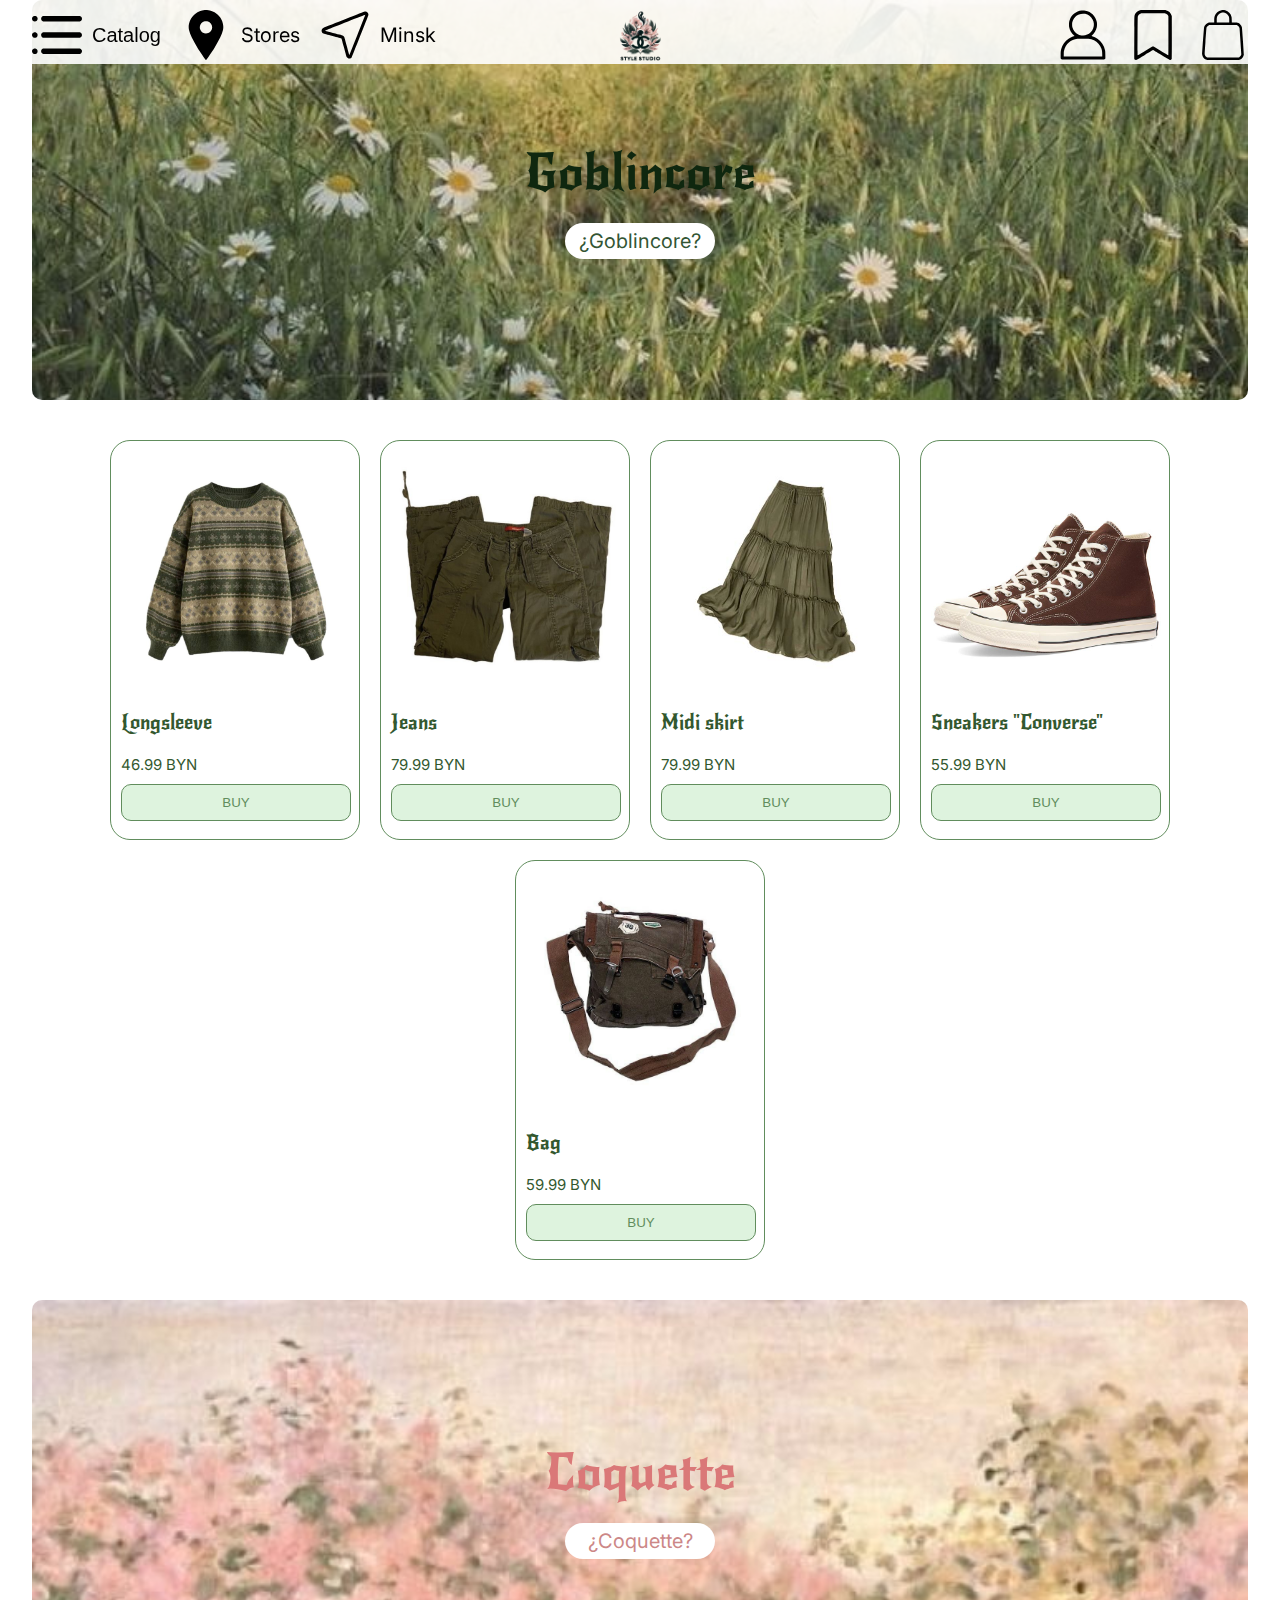
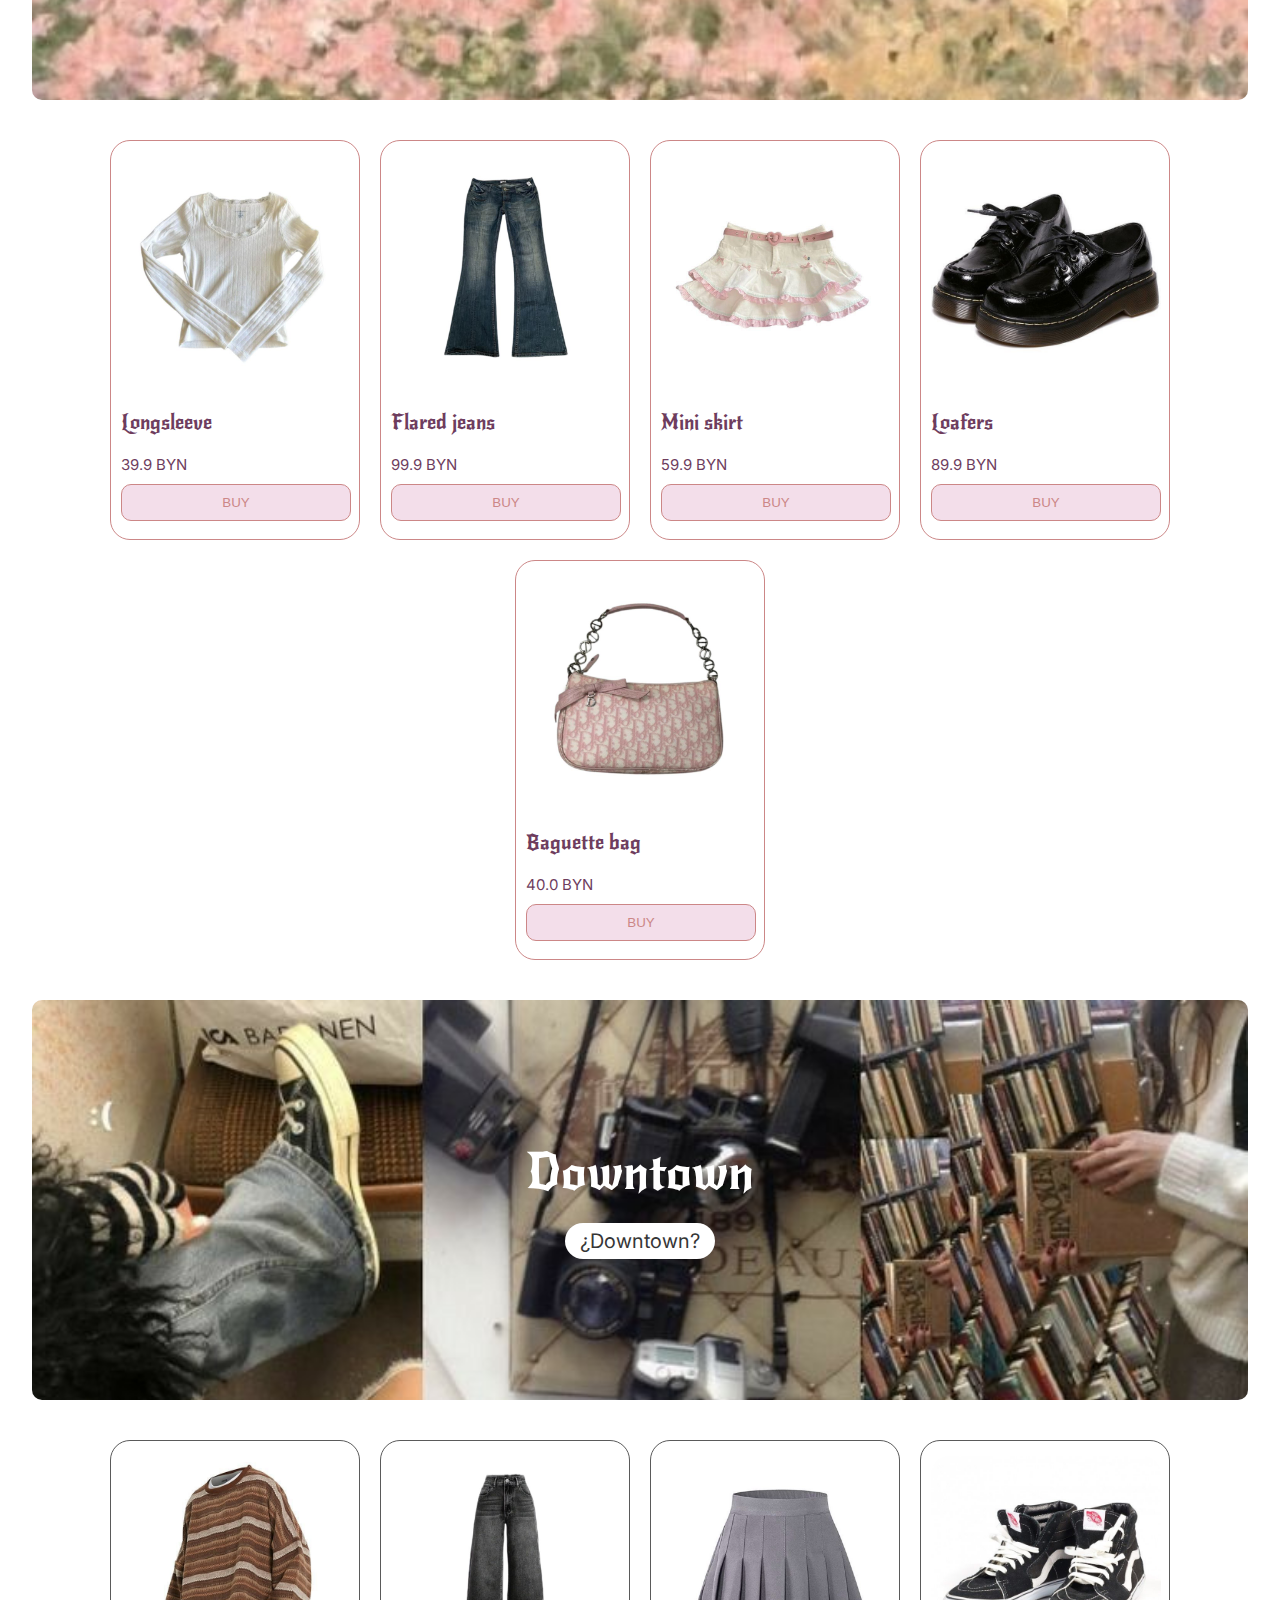
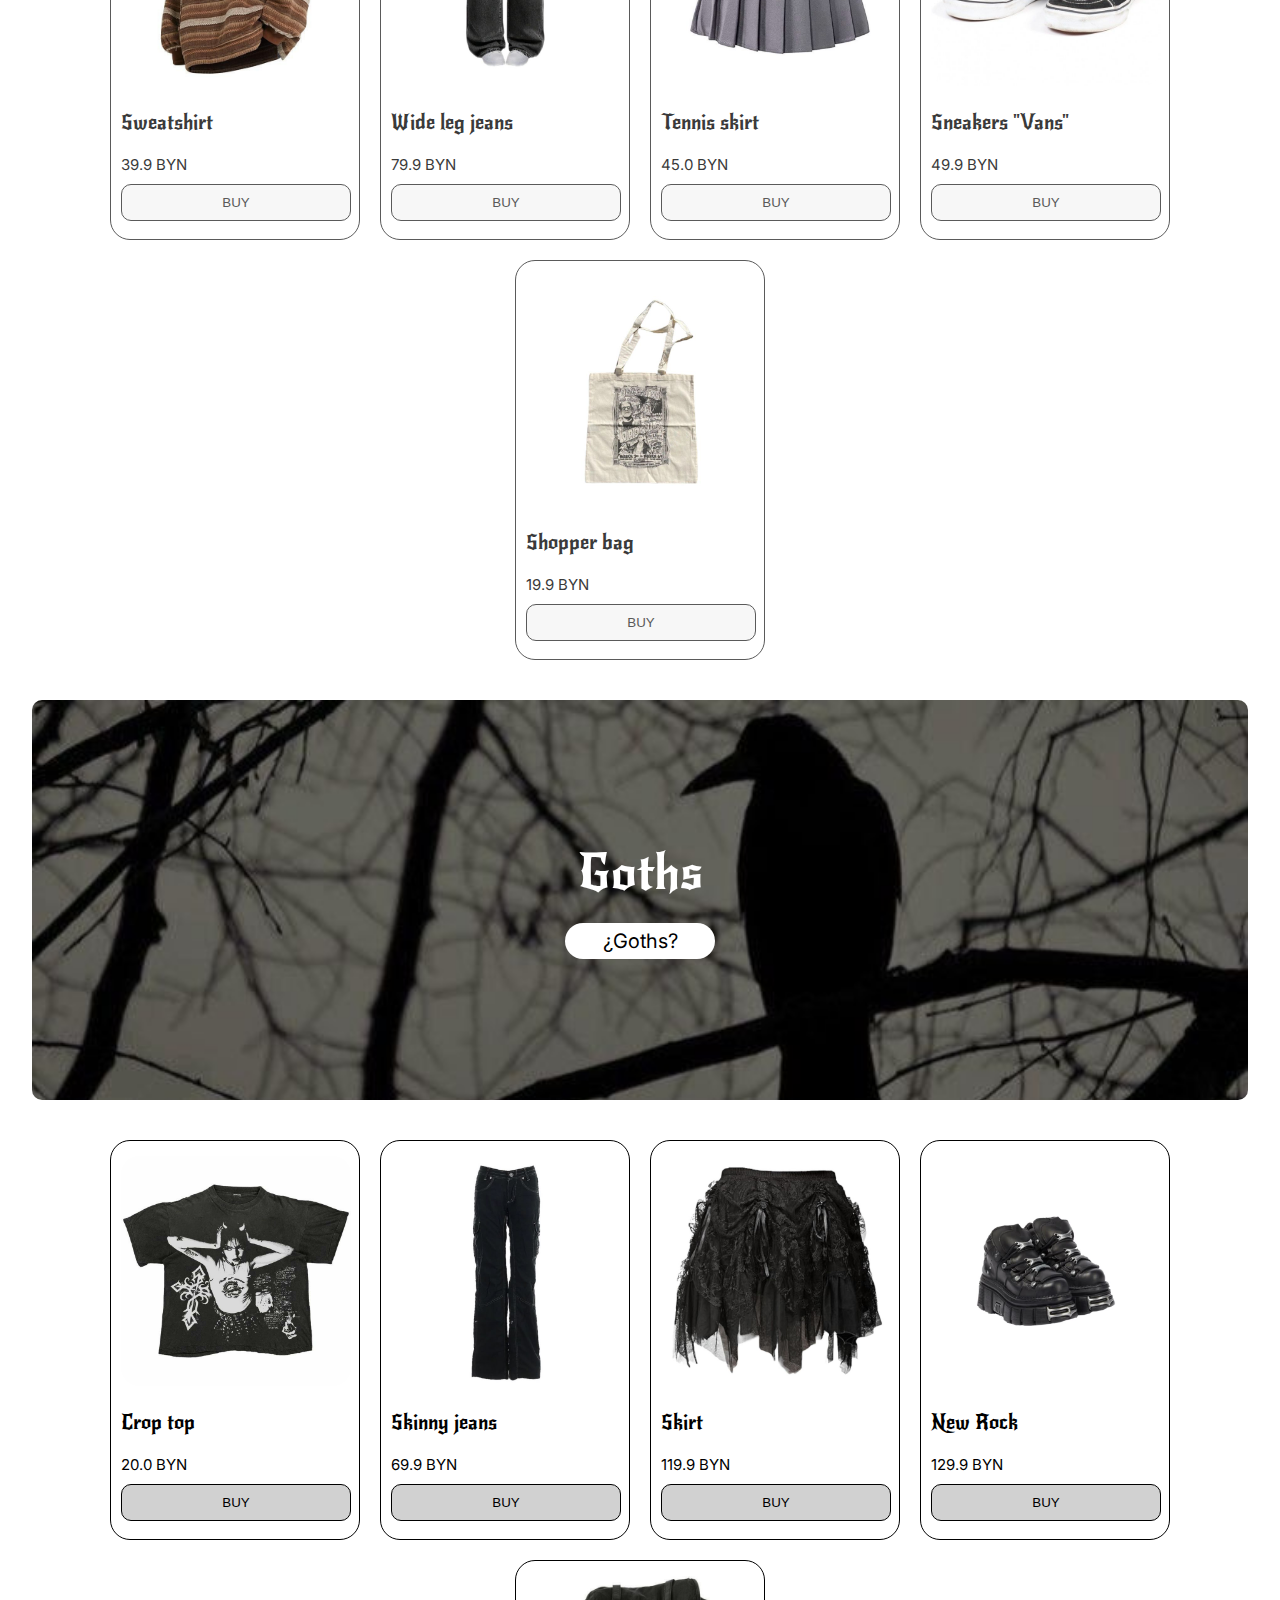
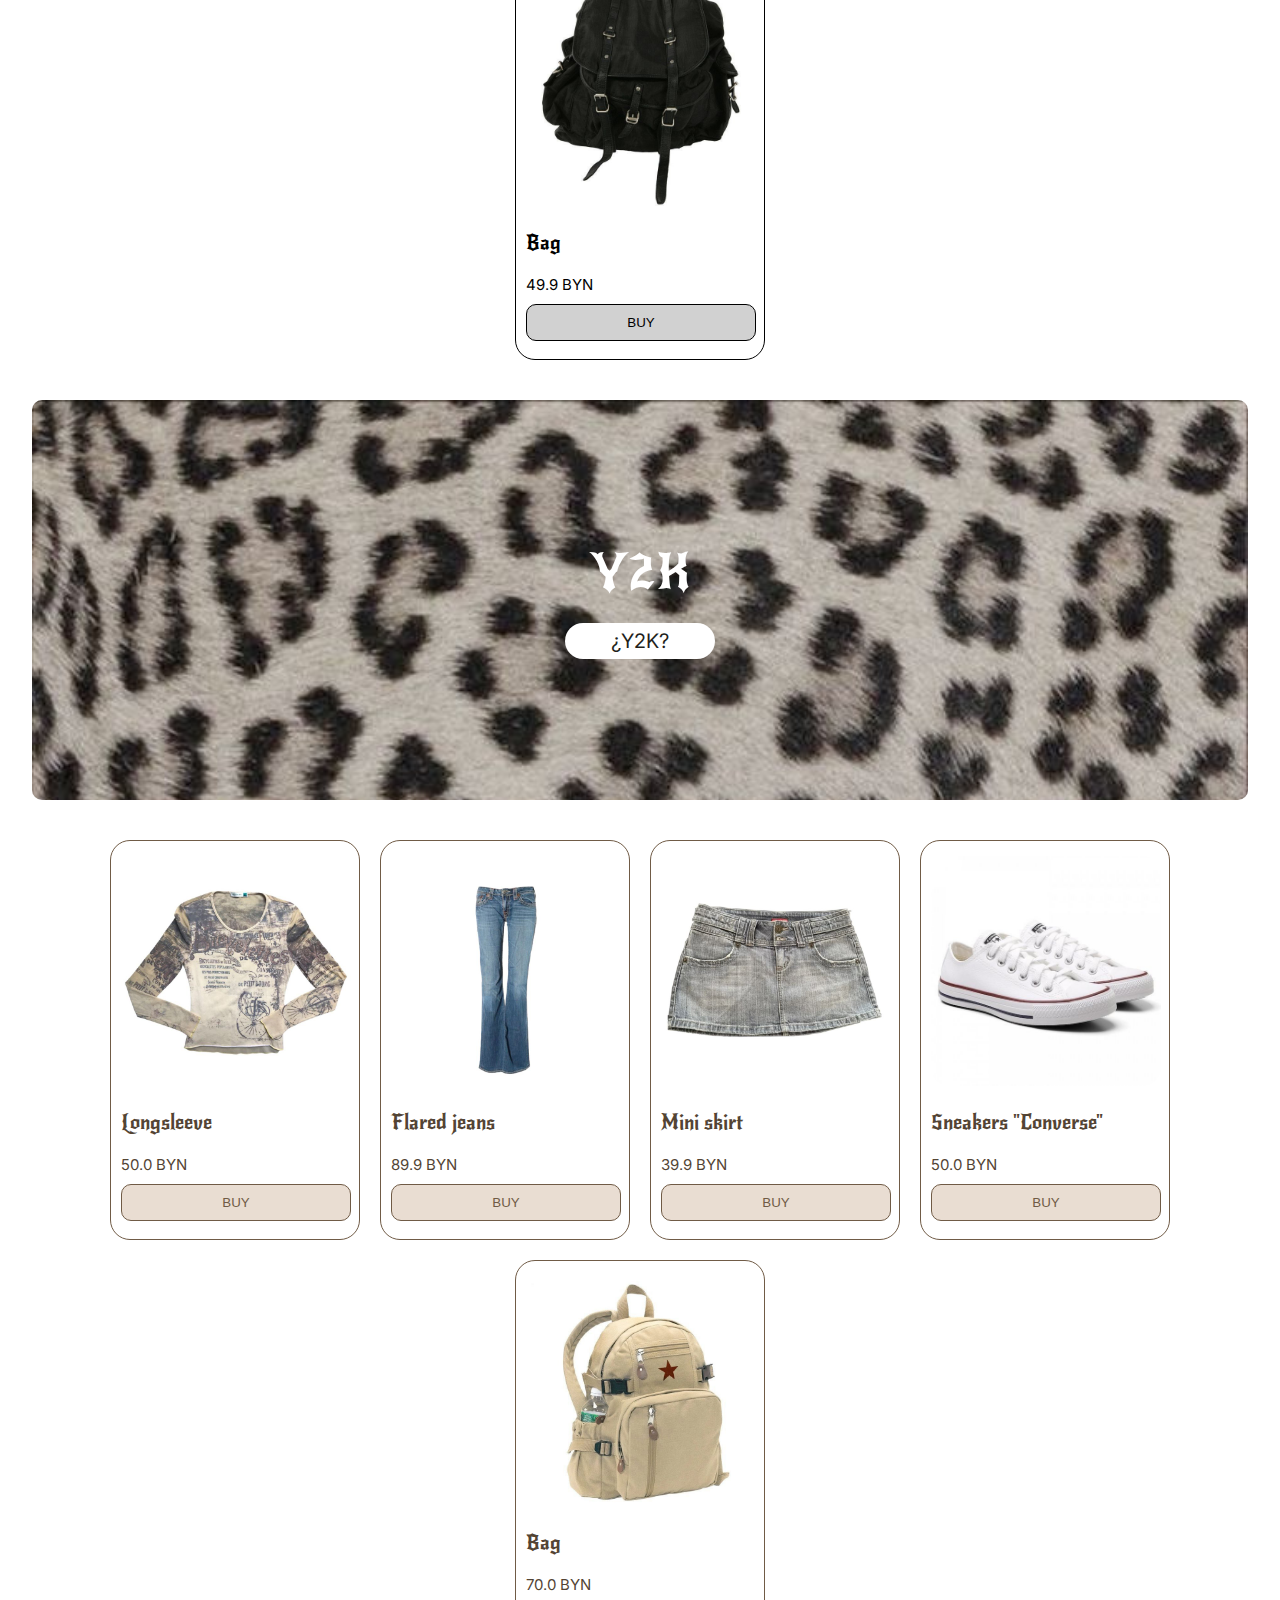
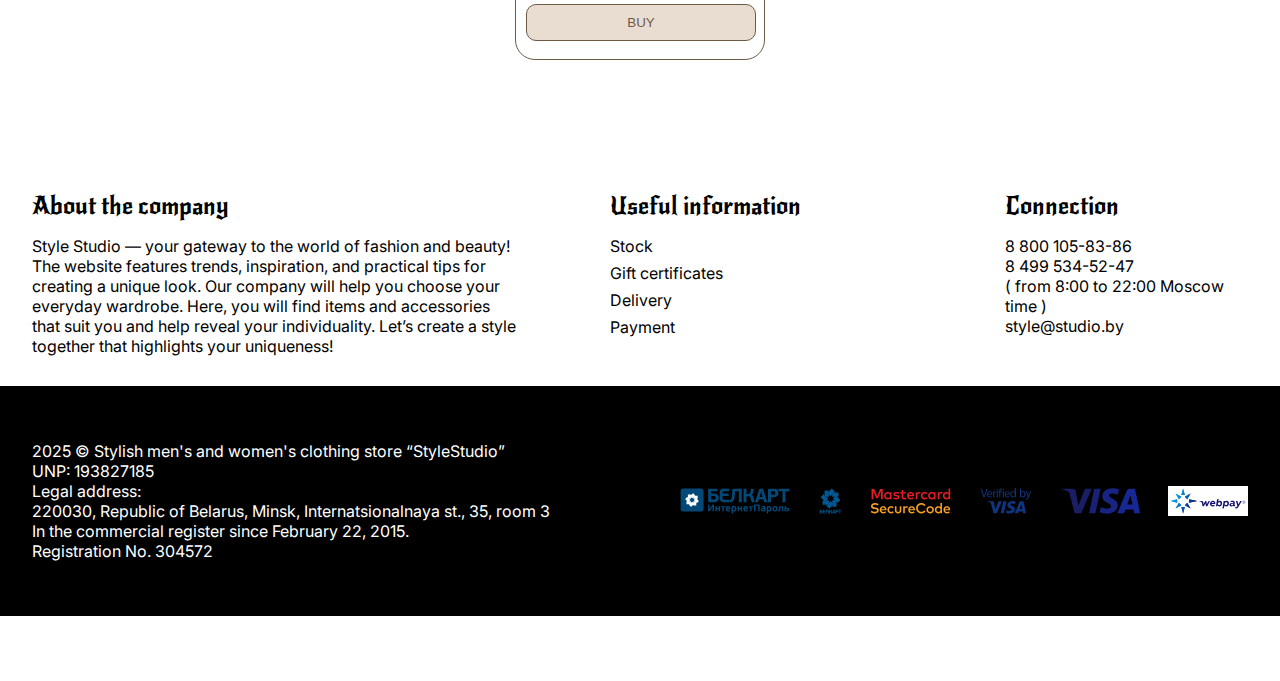
<file: index.html>
<!DOCTYPE html>
<html lang="en">

<head>
    <meta charset="UTF-8">
    <meta name="viewport" content="width=device-width, initial-scale=1.0">
    <title>StyleStudio.by</title>
    <link rel="icon" href="./images/favicon.ico">
    <link rel="stylesheet" href="style.css">
    <link rel="stylesheet" href="css/styles.css" />
    <link rel="stylesheet" href="dp.css">
    <link rel="preconnect" href="https://fonts.googleapis.com">
    <link rel="preconnect" href="https://fonts.gstatic.com" crossorigin>
    <link
        href="https://fonts.googleapis.com/css2?family=Inter:ital,opsz,wght@0,14..32,100..900;1,14..32,100..900&family=New+Rocker&display=swap"
        rel="stylesheet">
</head>

<body>
    <header class="first-header">
        <div class="container flex">
            <div>
                <nav class="flex-nav">
                    <div>
                        <button class="a-flex a-text mob-menu">
                            <img src="./images/menu.svg" alt="menu" width="50px" class="header-img">
                            Catalog
                        </button>
                    </div>
                    <div>
                        <a href="#" class="a-flex a-text">
                            <img src="./images/location.svg" alt="GPS" width="50px" class="header-img">
                            Stores
                        </a>
                    </div>
                    <div>
                        <a href="#" class="a-flex a-text">
                            <img src="./images/gps.svg" alt="navigation" width="50px" class="header-img">
                            Minsk
                        </a>
                    </div>
                </nav>
            </div>
            <div class="logo">
                <img src="./images/logo.png" alt="logo" width="75px">
            </div>
            <div>
                <nav class="flex-nav">
                    <a href="#"><img src="./images/user.svg" alt="account" width="50px" class="header-img"></a>
                    <a href="#"><img src="./images/favorites.svg" alt="favorites" width="50px" class="header-img"></a>
                    <a href="#"><img src="./images/bag.svg" alt="bag" width="50px" class="header-img"></a>
                </nav>
            </div>
        </div>
        </div>
    </header>
    <header class="second-header">
        <div class="container flex">
            <button class="mob-menu">
                <img src="./images/menu.svg" alt="" class="header-img">
            </button>
            <img src="./images/logo.png" alt="" class="header-img">
            <a href="#"><img src="./images/user.svg" alt="user" class="header-img"></a>
        </div>
    </header>
    <div class="showcase">
        <div class="menu">
            <div class="search-container">
                <input type="text" class="search-input" placeholder="Введите текст для поиска...">
                <button class="search-button"><img src="./images/search.svg" alt="search" width="30px"></button>
            </div>
            <div class="styles">
                <div class="tabs">
                    <button class="tab active" data-category="Y2K">Y2K</button>
                    <button class="tab" data-category="downtown">downtown</button>
                    <button class="tab" data-category="goth">goth</button>
                    <button class="tab" data-category="coquette">coquette</button>
                    <button class="tab" data-category="goblincore">goblincore</button>
                </div>
                <div class="tabs-content">
                    <div class="style hidden active" id="Y2K">
                        <a href="#">Longsleeve</a>
                        <a href="#">Flared jeans</a>
                        <a href="#">Mini skirts</a>
                        <a href="#">Sneakers "Converse"</a>
                        <a href="#">Accessories</a>
                    </div>
                    <div class="style hidden" id="downtown">
                        <a href="#">Sneakers "Vans"</a>
                        <a href="#">Tennis skirts</a>
                        <a href="#">Sweatshirts</a>
                        <a href="#">Skinny jeans</a>
                        <a href="#">Accessories</a>
                    </div>
                    <div class="style hidden" id="goth">
                        <a href="#">Crop tops</a>
                        <a href="#">Wide leg Jeans</a>
                        <a href="#">Skirts</a>
                        <a href="#">New Rock</a>
                        <a href="#">Accessories</a>
                    </div>
                    <div class="style hidden" id="coquette">
                        <a href="#">Flared jeans</a>
                        <a href="#">Loafers</a>
                        <a href="#">Longsleeve</a>
                        <a href="#">Mini skirts</a>
                        <a href="#">Accessories</a>
                    </div>
                    <div class="style hidden" id="goblincore">
                        <a href="#">Mini skirts</a>
                        <a href="#">Jeans</a>
                        <a href="#">Sneakers "Converse"</a>
                        <a href="#">Longsleeve</a>
                        <a href="#">Accessories</a>
                    </div>
                </div>
            </div>
            <div class="additionally">
                <div class="add-wrapper">
                    <a href="#">Certificates</a>
                    <a href="#">Sales</a>
                    <a href="#">Delivery</a>
                    <a href="#">Return</a>
                </div>
            </div>
        </div>
    </div> 
        
        <main>
            <div class="container">
                <section class="goblincore">
                    <div class="back">
                        <div class="text">
                            <h1 class="g-h1">Goblincore</h1>
                            <a href="https://aesthetics.fandom.com/wiki/Goblincore" class="g-a">¿Goblincore?</a>
                        </div>
                    </div>
                    <div class="catalog">
                        <div class="ct-div">
                            <img src="images/longsleeveG.jpg" alt="" class="ct-img" />
                            <h2 class="ct-h2">Longsleeve</h2>
                            <p class="ct-p">46.99 BYN</p>
                            <button class="ct-b">BUY</button>
                        </div>
                        <div class="ct-div">
                            <img src="images/jeansG.jpg" alt="" class="ct-img" />
                            <h2 class="ct-h2">Jeans</h2>
                            <p class="ct-p">79.99 BYN</p>
                            <button class="ct-b">BUY</button>
                        </div>
                        <div class="ct-div">
                            <img src="images/skirtG.jpg" alt="" class="ct-img" />
                            <h2 class="ct-h2">Midi skirt</h2>
                            <p class="ct-p">79.99 BYN</p>
                            <button class="ct-b">BUY</button>
                        </div>
                        <div class="ct-div">
                            <img src="images/sneakersG.jpg" alt="" class="ct-img" />
                            <h2 class="ct-h2">
                                Sneakers <span class="ct-s">"Converse"</span>
                            </h2>
                            <p class="ct-p">55.99 BYN</p>
                            <button class="ct-b">BUY</button>
                        </div>
                        <div class="ct-div">
                            <img src="images/bagG.jpg" alt="" class="ct-img" />
                            <h2 class="ct-h2">Bag</h2>
                            <p class="ct-p">59.99 BYN</p>
                            <button class="ct-b">BUY</button>
                        </div>
                    </div>
                </section>
                <section class="coquette">
                    <div class="back2">
                        <div class="text">
                            <h1 class="g-h1">Coquette</h1>
                            <a href="https://aesthetics.fandom.com/wiki/Coquette" class="g-a">¿Coquette?</a>
                        </div>
                    </div>
                    <div class="catalog">
                        <div class="ct-div">
                            <img src="images/longsleeveC.jpg" alt="" class="ct-img" />
                            <h2 class="ct-h2">Longsleeve</h2>
                            <p class="ct-p">39.9 BYN</p>
                            <button class="ct-b">BUY</button>
                        </div>
                        <div class="ct-div">
                            <img src="images/jeansC.jpg" alt="" class="ct-img" />
                            <h2 class="ct-h2">Flared jeans</h2>
                            <p class="ct-p">99.9 BYN</p>
                            <button class="ct-b">BUY</button>
                        </div>
                        <div class="ct-div">
                            <img src="images/skirtC.jpg" alt="" class="ct-img" />
                            <h2 class="ct-h2">Mini skirt</h2>
                            <p class="ct-p">59.9 BYN</p>
                            <button class="ct-b">BUY</button>
                        </div>
                        <div class="ct-div">
                            <img src="images/loafersC.jpg" alt="" class="ct-img" />
                            <h2 class="ct-h2">Loafers</h2>
                            <p class="ct-p">89.9 BYN</p>
                            <button class="ct-b">BUY</button>
                        </div>
                        <div class="ct-div">
                            <img src="images/bagC.jpg" alt="" class="ct-img" />
                            <h2 class="ct-h2">Baguette bag</h2>
                            <p class="ct-p">40.0 BYN</p>
                            <button class="ct-b">BUY</button>
                        </div>
                    </div>
                </section>
                <section class="downtown">
                    <div class="back3">
                        <div class="text">
                            <h1 class="g-h1">Downtown</h1>
                            <a href="https://aesthetics.fandom.com/wiki/Downtown_Girl" class="g-a">¿Downtown?</a>
                        </div>
                    </div>
                    <div class="catalog">
                        <div class="ct-div">
                            <img src="images/sweatshirtD.jpg" alt="" class="ct-img" />
                            <h2 class="ct-h2">Sweatshirt</h2>
                            <p class="ct-p">39.9 BYN</p>
                            <button class="ct-b">BUY</button>
                        </div>
                        <div class="ct-div">
                            <img src="images/jeansD.jpg" alt="" class="ct-img" />
                            <h2 class="ct-h2">Wide leg jeans</h2>
                            <p class="ct-p">79.9 BYN</p>
                            <button class="ct-b">BUY</button>
                        </div>
                        <div class="ct-div">
                            <img src="images/skirtD.jpg" alt="" class="ct-img" />
                            <h2 class="ct-h2">Tennis skirt</h2>
                            <p class="ct-p">45.0 BYN</p>
                            <button class="ct-b">BUY</button>
                        </div>
                        <div class="ct-div">
                            <img src="images/sneakersD.jpg" alt="" class="ct-img" />
                            <h2 class="ct-h2">Sneakers "Vans"</h2>
                            <p class="ct-p">49.9 BYN</p>
                            <button class="ct-b">BUY</button>
                        </div>
                        <div class="ct-div">
                            <img src="images/bagD.jpg" alt="" class="ct-img" />
                            <h2 class="ct-h2">Shopper bag</h2>
                            <p class="ct-p">19.9 BYN</p>
                            <button class="ct-b">BUY</button>
                        </div>
                    </div>
                </section>
                <section class="goth">
                    <div class="back4">
                        <div class="text">
                            <h1 class="g-h1">Goths</h1>
                            <a href="https://aesthetics.fandom.com/wiki/Goth" class="g-a">¿Goths?</a>
                        </div>
                    </div>
                    <div class="catalog">
                        <div class="ct-div">
                            <img src="images/topO.jpg" alt="" class="ct-img" />
                            <h2 class="ct-h2">Crop top</h2>
                            <p class="ct-p">20.0 BYN</p>
                            <button class="ct-b">BUY</button>
                        </div>
                        <div class="ct-div">
                            <img src="images/jeansO.jpg" alt="" class="ct-img" />
                            <h2 class="ct-h2">Skinny jeans</h2>
                            <p class="ct-p">69.9 BYN</p>
                            <button class="ct-b">BUY</button>
                        </div>
                        <div class="ct-div">
                            <img src="images/skirtO.jpg" alt="" class="ct-img" />
                            <h2 class="ct-h2">Skirt</h2>
                            <p class="ct-p">119.9 BYN</p>
                            <button class="ct-b">BUY</button>
                        </div>
                        <div class="ct-div">
                            <img src="images/newrockO.jpg" alt="" class="ct-img" />
                            <h2 class="ct-h2">New Rock</h2>
                            <p class="ct-p">129.9 BYN</p>
                            <button class="ct-b">BUY</button>
                        </div>
                        <div class="ct-div">
                            <img src="images/bagO.jpg" alt="" class="ct-img" />
                            <h2 class="ct-h2">Bag</h2>
                            <p class="ct-p">49.9 BYN</p>
                            <button class="ct-b">BUY</button>
                        </div>
                    </div>
                </section>
                <section class="y2k">
                    <div class="back5">
                        <div class="text">
                            <h1 class="g-h1">Y2K</h1>
                            <a href="https://aesthetics.fandom.com/wiki/Y2K" class="g-a">¿Y2K?</a>
                        </div>
                    </div>
                    <div class="catalog">
                        <div class="ct-div">
                            <img src="images/longsleeveY.jpg" alt="" class="ct-img" />
                            <h2 class="ct-h2">Longsleeve</h2>
                            <p class="ct-p">50.0 BYN</p>
                            <button class="ct-b">BUY</button>
                        </div>
                        <div class="ct-div">
                            <img src="images/jeansY.jpg" alt="" class="ct-img" />
                            <h2 class="ct-h2">Flared jeans</h2>
                            <p class="ct-p">89.9 BYN</p>
                            <button class="ct-b">BUY</button>
                        </div>
                        <div class="ct-div">
                            <img src="images/skirtY.jpg" alt="" class="ct-img" />
                            <h2 class="ct-h2">Mini skirt</h2>
                            <p class="ct-p">39.9 BYN</p>
                            <button class="ct-b">BUY</button>
                        </div>
                        <div class="ct-div">
                            <img src="images/sneakersY.jpg" alt="" class="ct-img" />
                            <h2 class="ct-h2">
                                Sneakers <span class="ct-s">"Converse"</span>
                            </h2>
                            <p class="ct-p">50.0 BYN</p>
                            <button class="ct-b">BUY</button>
                        </div>
                        <div class="ct-div">
                            <img src="images/bagY.jpg" alt="" class="ct-img" />
                            <h2 class="ct-h2">Bag</h2>
                            <p class="ct-p">70.0 BYN</p>
                            <button class="ct-b">BUY</button>
                        </div>
                    </div>
                </section>
            </div>
        </main>
        <footer>
            <div class="footer-top">
                <div class="container footer-wrapper">
                    <div class="about">
                        <h2>About the company</h2>
                        <p>Style Studio — your gateway to the world of fashion and beauty! The website features trends,
                            inspiration, and practical tips for creating a unique look. Our company will help you choose
                            your everyday wardrobe. Here, you will find items and accessories that suit you and help
                            reveal
                            your individuality. Let’s create a style together that highlights your uniqueness!</p>
                    </div>
                    <div class="information">
                        <h2>Useful information</h2>
                        <ul>
                            <li><a href="#">Stock</a></li>
                            <li><a href="#">Gift certificates</a></li>
                            <li><a href="#">Delivery</a></li>
                            <li><a href="#">Payment</a></li>
                        </ul>
                    </div>
                    <div class="connection">
                        <h2>Connection</h2>
                        <p>8 800 105-83-86</p>
                        <p>8 499 534-52-47</p>
                        <p>( from 8:00 to 22:00 Moscow time )</p>
                        <p>style@studio.by</p>
                    </div>
                </div>
            </div>
            <div class="footer-bottom">
                <div class="container footer-wrapper">
                    <div class="description">
                        <p>2025 © Stylish men's and women's clothing store “StyleStudio”</p>
                        <p>UNP: 193827185</p>
                        <p>Legal address:</p>
                        <p>220030, Republic of Belarus, Minsk, Internatsionalnaya st., 35, room 3</p>
                        <p>In the commercial register since February 22, 2015.</p>
                        <p>Registration No. 304572</p>
                    </div>
                    <div class="cards">
                        <img src="/Belcart_InternetParol_Logo.svg" alt="">
                        <img src="./Belcart_Logo.svg" alt="">
                        <img src="./MasterCard_SecureCode_Logo.svg" alt="">
                        <img src="./Verified_by_Visa_Logo.svg" alt="">
                        <img src="./Visa_Logo.svg" alt="">
                        <img src="./Webpay_Logo.svg" alt="">
                    </div>
                </div>
        </footer>
        <script src="./app.js"></script>
</body>

</html>
</file>
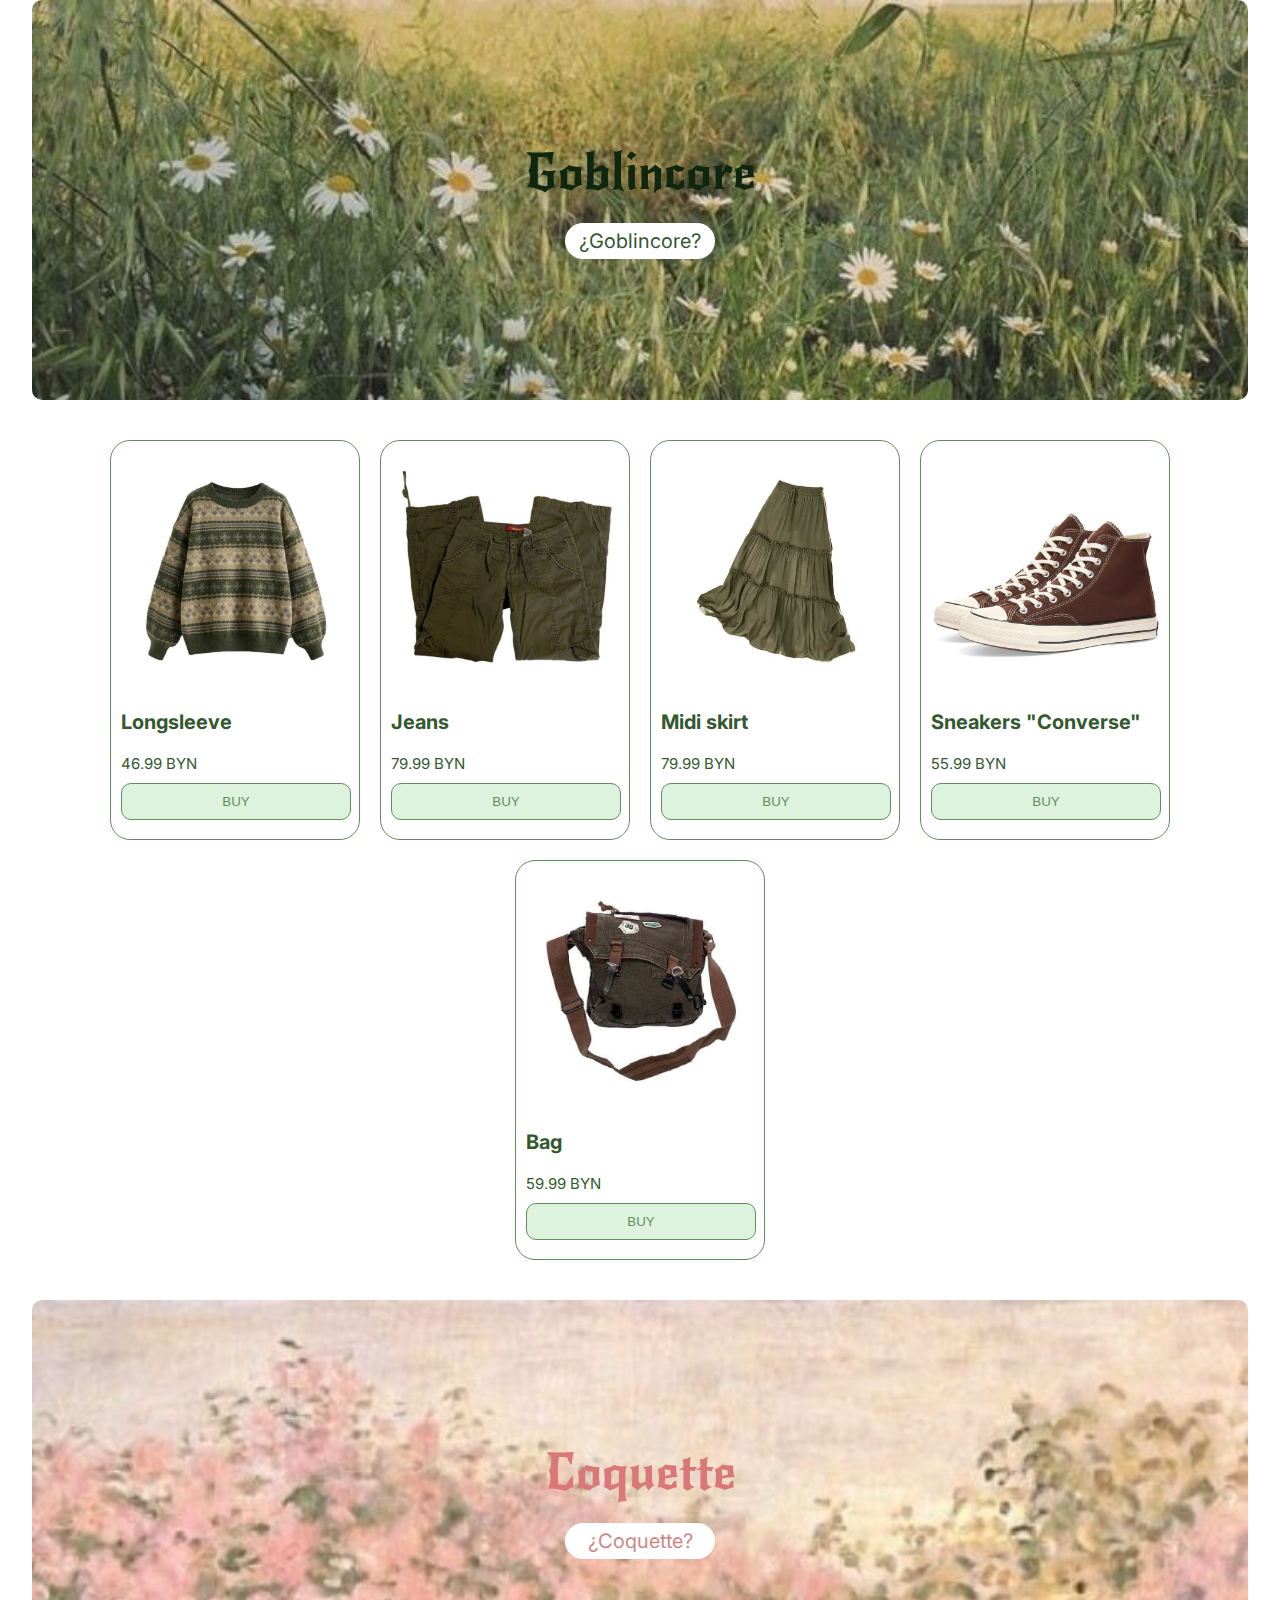
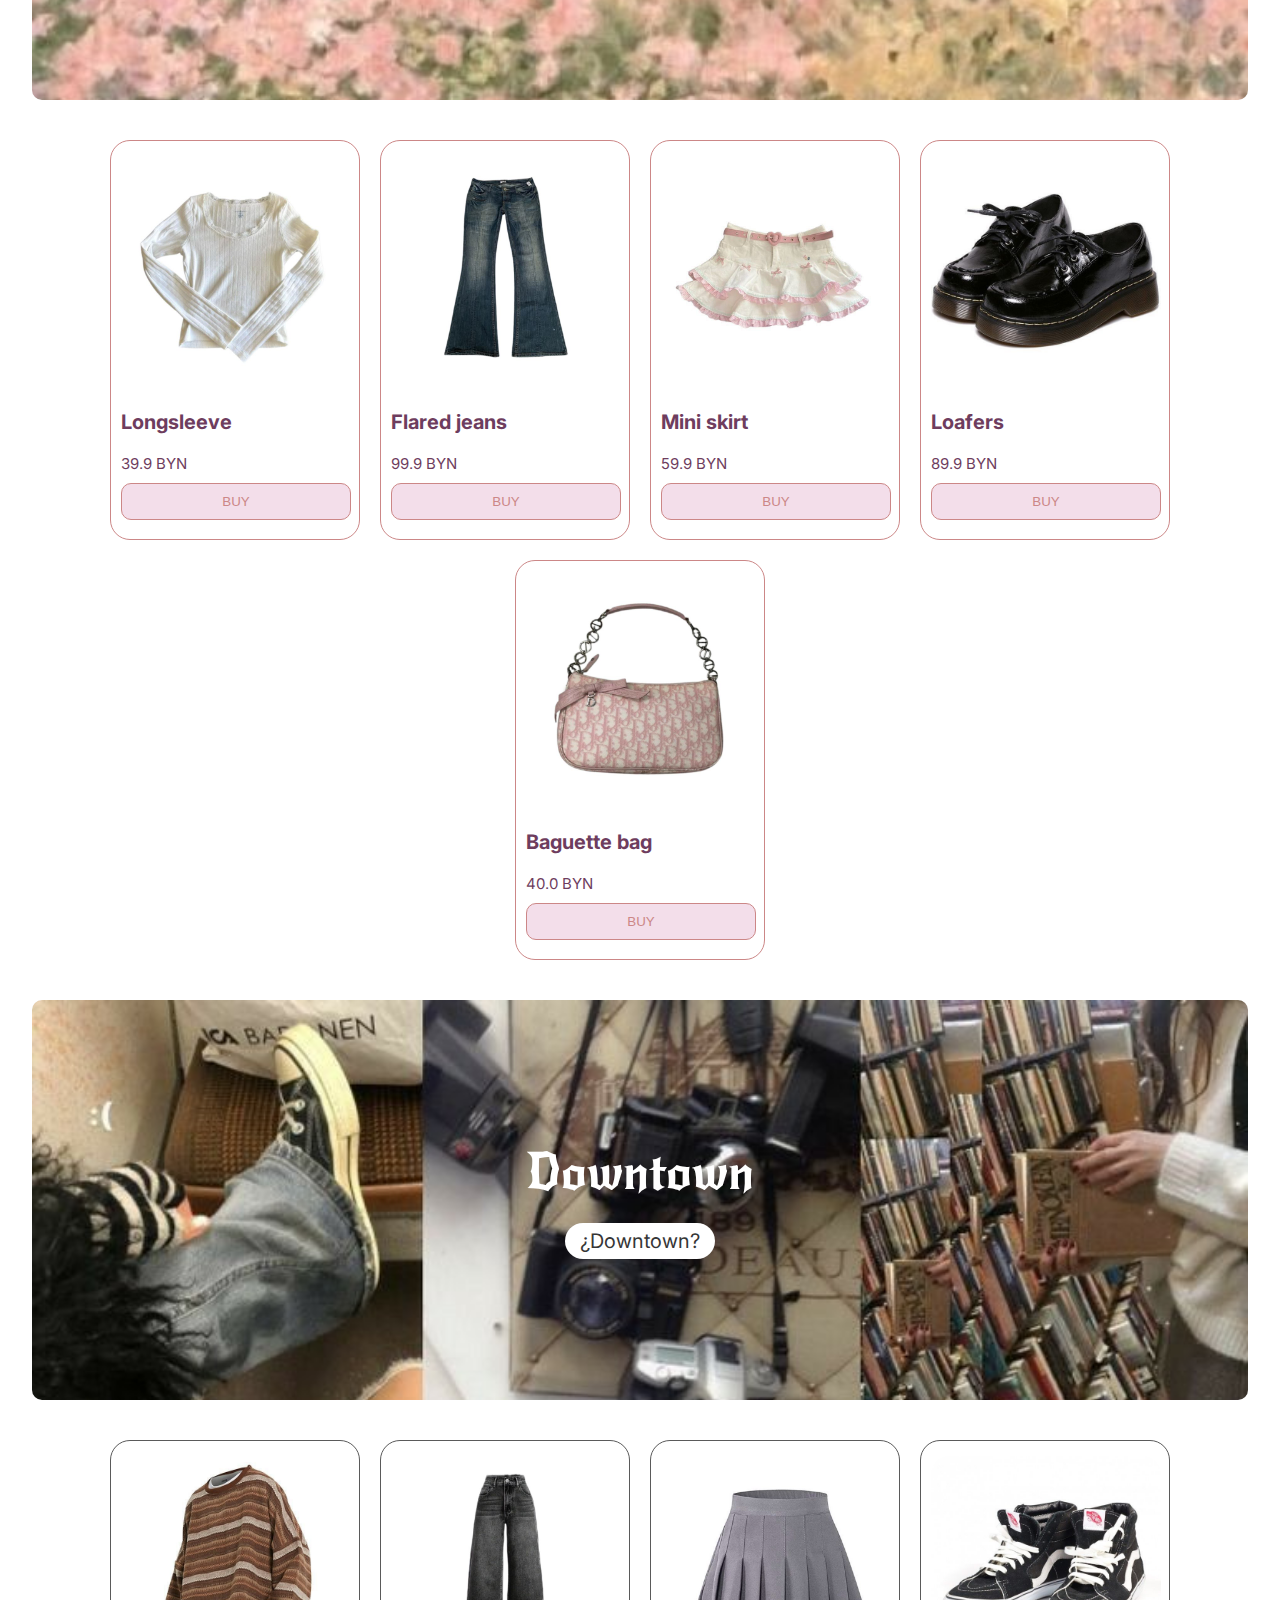
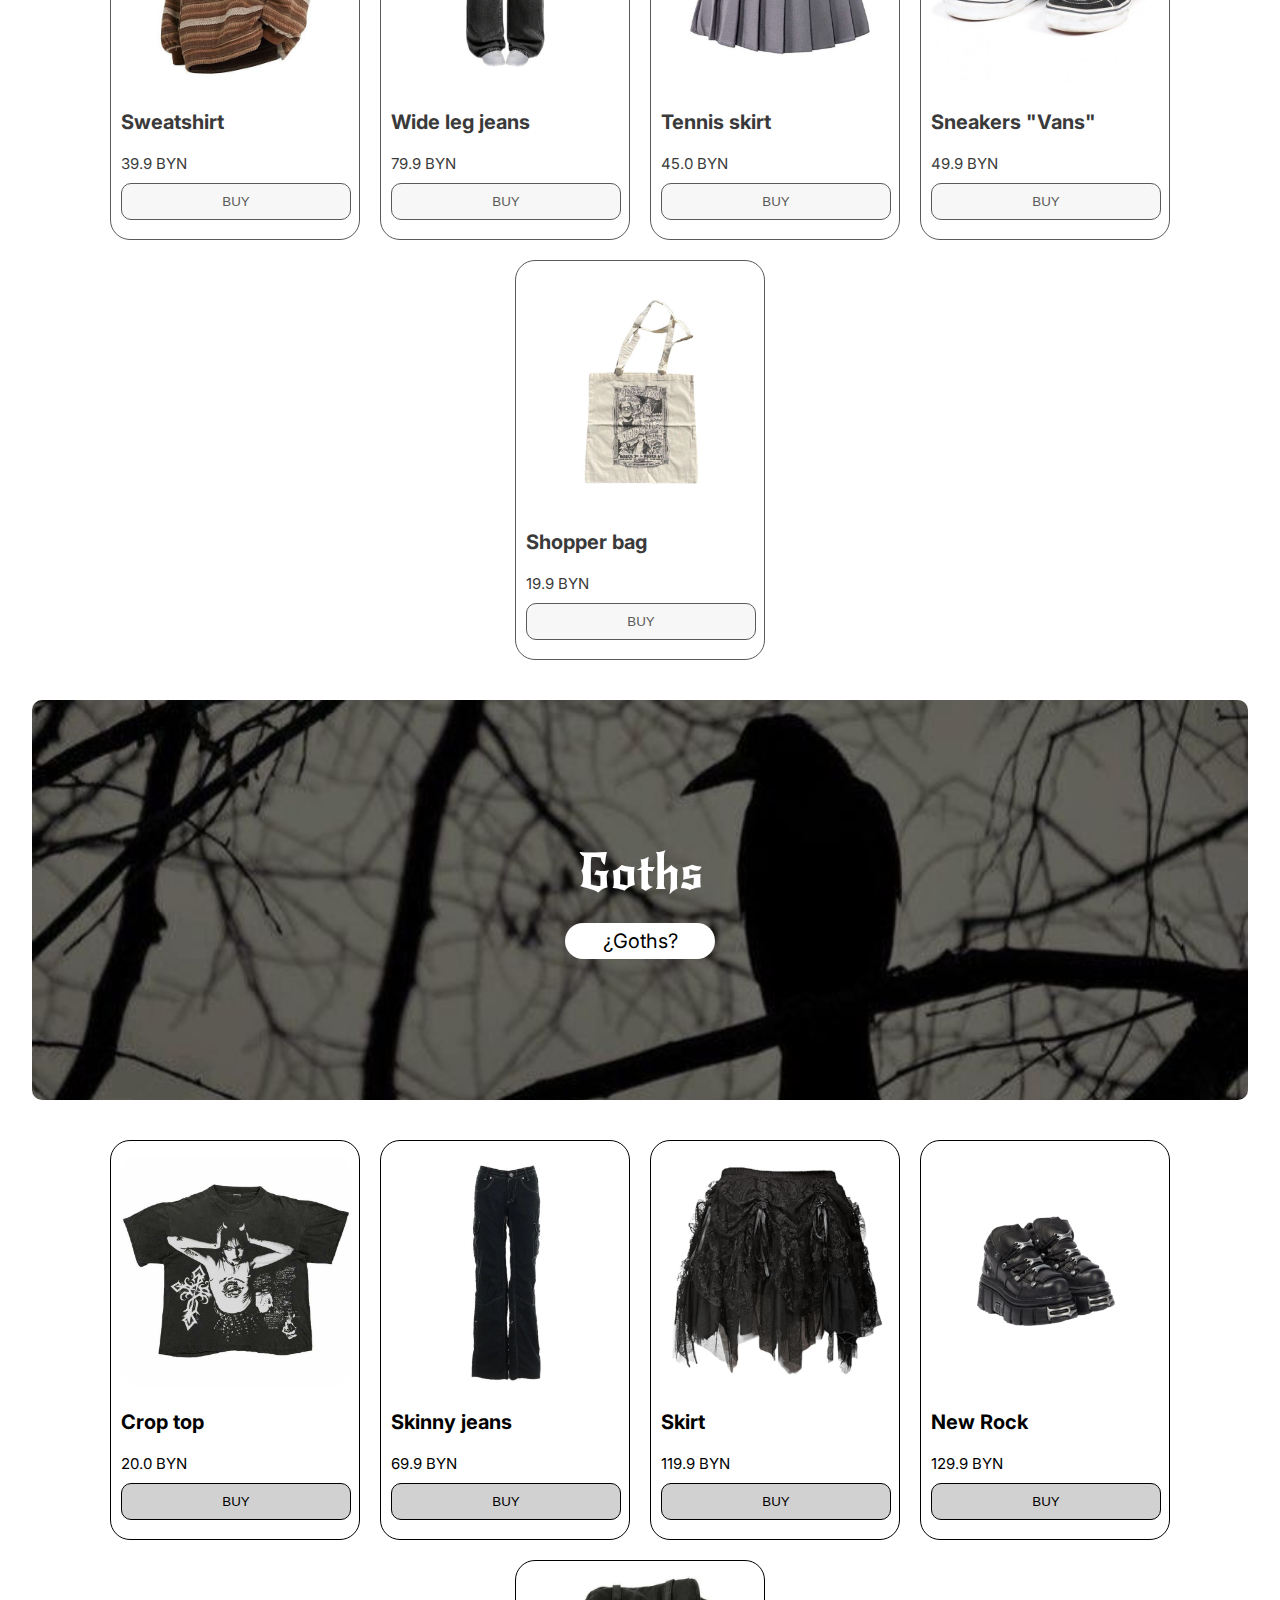
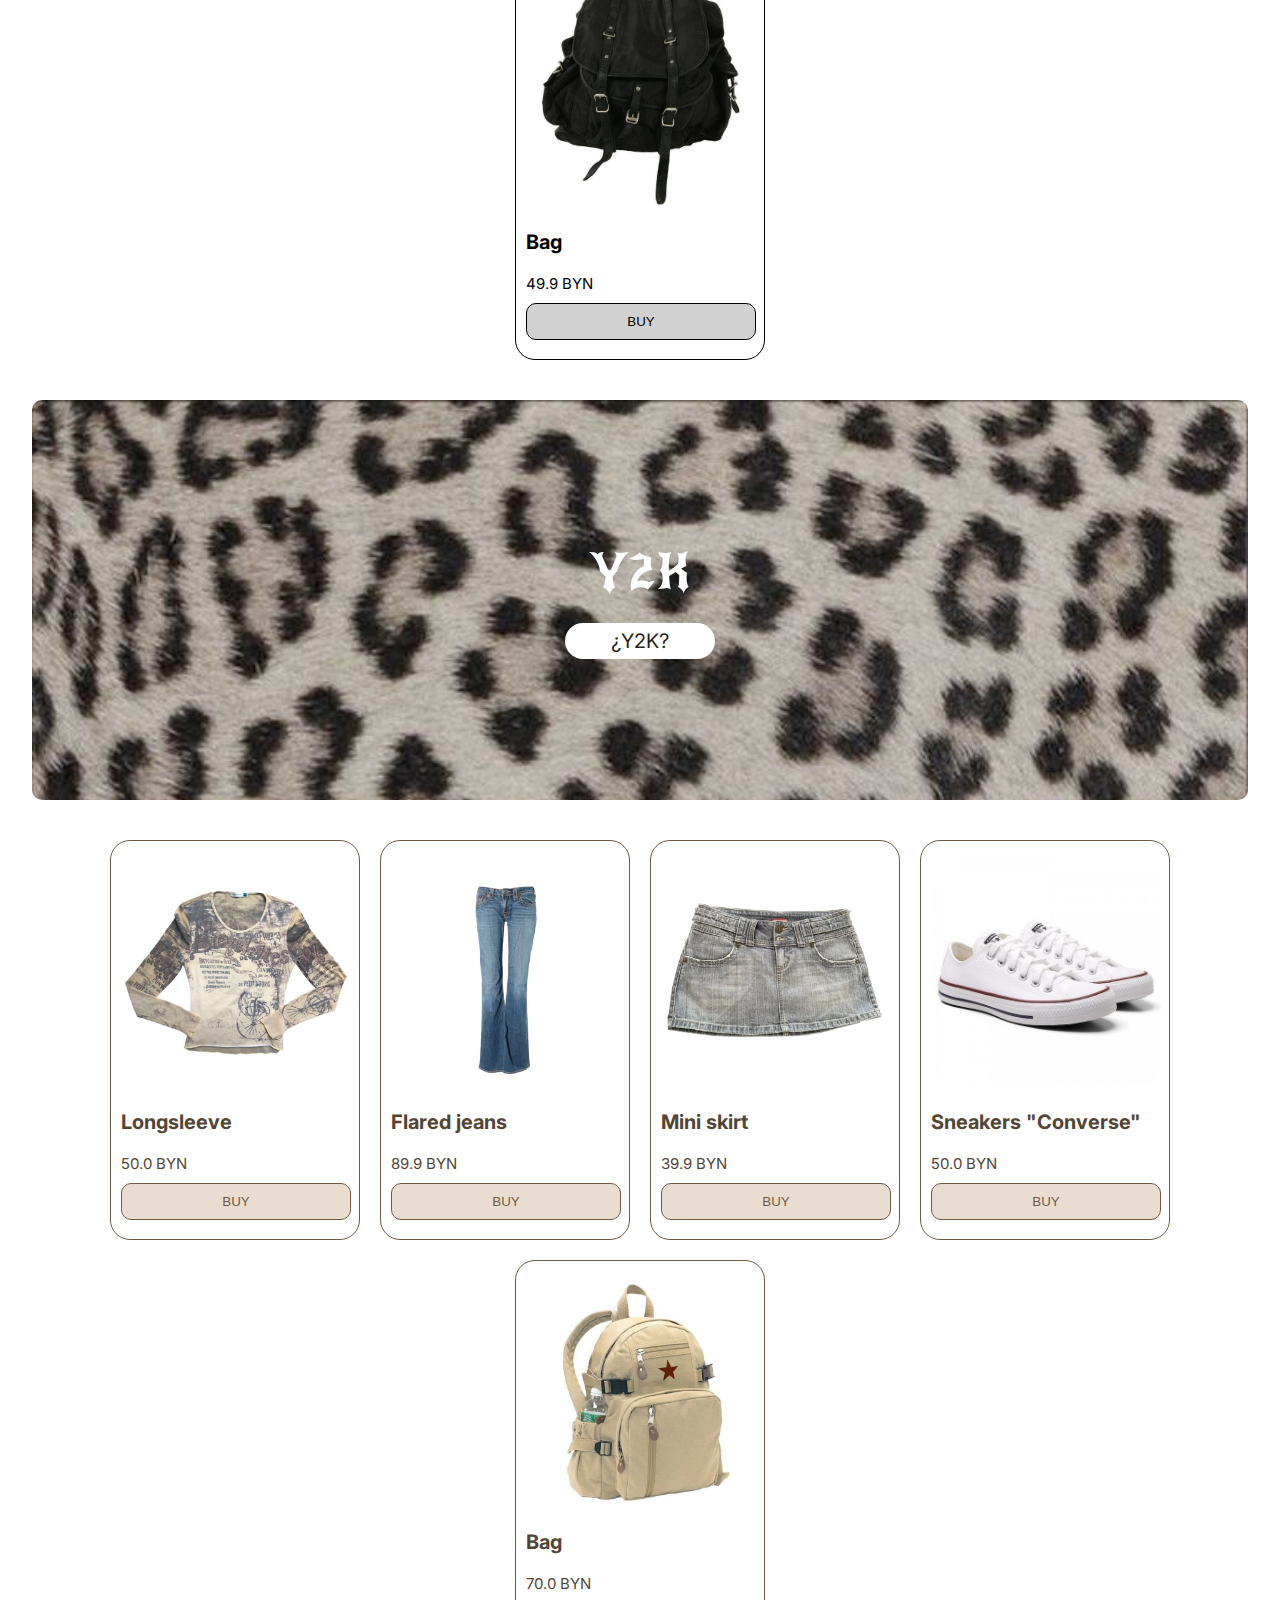
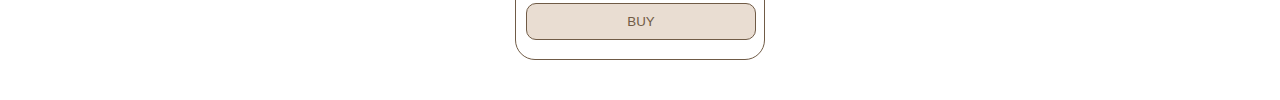
<file: indexR.html>
<!DOCTYPE html>
<html lang="en">
  <head>
    <meta charset="UTF-8" />
    <meta name="viewport" content="width=device-width, initial-scale=1.0" />
    <title>Style Studio</title>
    <link rel="stylesheet" href="css/styles.css" />
    <link rel="preconnect" href="https://fonts.googleapis.com" />
    <link rel="preconnect" href="https://fonts.gstatic.com" crossorigin />
    <link
      href="https://fonts.googleapis.com/css2?family=Inter:ital,opsz,wght@0,14..32,100..900;1,14..32,100..900&family=New+Rocker&display=swap"
      rel="stylesheet"
    />
  </head>
  <body>
    <main>
      <div class="container">
        <section class="goblincore">
          <div class="back">
            <div class="text">
              <h1 class="g-h1">Goblincore</h1>
              <a
                href="https://aesthetics.fandom.com/wiki/Goblincore"
                class="g-a"
                >¿Goblincore?</a
              >
            </div>
          </div>
          <div class="catalog">
            <div class="ct-div">
              <img src="images/longsleeveG.jpg" alt="" class="ct-img" />
              <h2 class="ct-h2">Longsleeve</h2>
              <p class="ct-p">46.99 BYN</p>
              <button class="ct-b">BUY</button>
            </div>
            <div class="ct-div">
              <img src="images/jeansG.jpg" alt="" class="ct-img" />
              <h2 class="ct-h2">Jeans</h2>
              <p class="ct-p">79.99 BYN</p>
              <button class="ct-b">BUY</button>
            </div>
            <div class="ct-div">
              <img src="images/skirtG.jpg" alt="" class="ct-img" />
              <h2 class="ct-h2">Midi skirt</h2>
              <p class="ct-p">79.99 BYN</p>
              <button class="ct-b">BUY</button>
            </div>
            <div class="ct-div">
              <img src="images/sneakersG.jpg" alt="" class="ct-img" />
              <h2 class="ct-h2">
                Sneakers <span class="ct-s">"Converse"</span>
              </h2>
              <p class="ct-p">55.99 BYN</p>
              <button class="ct-b">BUY</button>
            </div>
            <div class="ct-div">
              <img src="images/bagG.jpg" alt="" class="ct-img" />
              <h2 class="ct-h2">Bag</h2>
              <p class="ct-p">59.99 BYN</p>
              <button class="ct-b">BUY</button>
            </div>
          </div>
        </section>
        <section class="coquette">
          <div class="back2">
            <div class="text">
              <h1 class="g-h1">Coquette</h1>
              <a href="https://aesthetics.fandom.com/wiki/Coquette" class="g-a"
                >¿Coquette?</a
              >
            </div>
          </div>
          <div class="catalog">
            <div class="ct-div">
              <img src="images/longsleeveC.jpg" alt="" class="ct-img" />
              <h2 class="ct-h2">Longsleeve</h2>
              <p class="ct-p">39.9 BYN</p>
              <button class="ct-b">BUY</button>
            </div>
            <div class="ct-div">
              <img src="images/jeansC.jpg" alt="" class="ct-img" />
              <h2 class="ct-h2">Flared jeans</h2>
              <p class="ct-p">99.9 BYN</p>
              <button class="ct-b">BUY</button>
            </div>
            <div class="ct-div">
              <img src="images/skirtC.jpg" alt="" class="ct-img" />
              <h2 class="ct-h2">Mini skirt</h2>
              <p class="ct-p">59.9 BYN</p>
              <button class="ct-b">BUY</button>
            </div>
            <div class="ct-div">
              <img src="images/loafersC.jpg" alt="" class="ct-img" />
              <h2 class="ct-h2">Loafers</h2>
              <p class="ct-p">89.9 BYN</p>
              <button class="ct-b">BUY</button>
            </div>
            <div class="ct-div">
              <img src="images/bagC.jpg" alt="" class="ct-img" />
              <h2 class="ct-h2">Baguette bag</h2>
              <p class="ct-p">40.0 BYN</p>
              <button class="ct-b">BUY</button>
            </div>
          </div>
        </section>
        <section class="downtown">
          <div class="back3">
            <div class="text">
              <h1 class="g-h1">Downtown</h1>
              <a
                href="https://aesthetics.fandom.com/wiki/Downtown_Girl"
                class="g-a"
                >¿Downtown?</a
              >
            </div>
          </div>
          <div class="catalog">
            <div class="ct-div">
              <img src="images/sweatshirtD.jpg" alt="" class="ct-img" />
              <h2 class="ct-h2">Sweatshirt</h2>
              <p class="ct-p">39.9 BYN</p>
              <button class="ct-b">BUY</button>
            </div>
            <div class="ct-div">
              <img src="images/jeansD.jpg" alt="" class="ct-img" />
              <h2 class="ct-h2">Wide leg jeans</h2>
              <p class="ct-p">79.9 BYN</p>
              <button class="ct-b">BUY</button>
            </div>
            <div class="ct-div">
              <img src="images/skirtD.jpg" alt="" class="ct-img" />
              <h2 class="ct-h2">Tennis skirt</h2>
              <p class="ct-p">45.0 BYN</p>
              <button class="ct-b">BUY</button>
            </div>
            <div class="ct-div">
              <img src="images/sneakersD.jpg" alt="" class="ct-img" />
              <h2 class="ct-h2">Sneakers "Vans"</h2>
              <p class="ct-p">49.9 BYN</p>
              <button class="ct-b">BUY</button>
            </div>
            <div class="ct-div">
              <img src="images/bagD.jpg" alt="" class="ct-img" />
              <h2 class="ct-h2">Shopper bag</h2>
              <p class="ct-p">19.9 BYN</p>
              <button class="ct-b">BUY</button>
            </div>
          </div>
        </section>
        <section class="goth">
          <div class="back4">
            <div class="text">
              <h1 class="g-h1">Goths</h1>
              <a href="https://aesthetics.fandom.com/wiki/Goth" class="g-a"
                >¿Goths?</a
              >
            </div>
          </div>
          <div class="catalog">
            <div class="ct-div">
              <img src="images/topO.jpg" alt="" class="ct-img" />
              <h2 class="ct-h2">Crop top</h2>
              <p class="ct-p">20.0 BYN</p>
              <button class="ct-b">BUY</button>
            </div>
            <div class="ct-div">
              <img src="images/jeansO.jpg" alt="" class="ct-img" />
              <h2 class="ct-h2">Skinny jeans</h2>
              <p class="ct-p">69.9 BYN</p>
              <button class="ct-b">BUY</button>
            </div>
            <div class="ct-div">
              <img src="images/skirtO.jpg" alt="" class="ct-img" />
              <h2 class="ct-h2">Skirt</h2>
              <p class="ct-p">119.9 BYN</p>
              <button class="ct-b">BUY</button>
            </div>
            <div class="ct-div">
              <img src="images/newrockO.jpg" alt="" class="ct-img" />
              <h2 class="ct-h2">New Rock</h2>
              <p class="ct-p">129.9 BYN</p>
              <button class="ct-b">BUY</button>
            </div>
            <div class="ct-div">
              <img src="images/bagO.jpg" alt="" class="ct-img" />
              <h2 class="ct-h2">Bag</h2>
              <p class="ct-p">49.9 BYN</p>
              <button class="ct-b">BUY</button>
            </div>
          </div>
        </section>
        <section class="y2k">
          <div class="back5">
            <div class="text">
              <h1 class="g-h1">Y2K</h1>
              <a href="https://aesthetics.fandom.com/wiki/Y2K" class="g-a"
                >¿Y2K?</a
              >
            </div>
          </div>
          <div class="catalog">
            <div class="ct-div">
              <img src="images/longsleeveY.jpg" alt="" class="ct-img" />
              <h2 class="ct-h2">Longsleeve</h2>
              <p class="ct-p">50.0 BYN</p>
              <button class="ct-b">BUY</button>
            </div>
            <div class="ct-div">
              <img src="images/jeansY.jpg" alt="" class="ct-img" />
              <h2 class="ct-h2">Flared jeans</h2>
              <p class="ct-p">89.9 BYN</p>
              <button class="ct-b">BUY</button>
            </div>
            <div class="ct-div">
              <img src="images/skirtY.jpg" alt="" class="ct-img" />
              <h2 class="ct-h2">Mini skirt</h2>
              <p class="ct-p">39.9 BYN</p>
              <button class="ct-b">BUY</button>
            </div>
            <div class="ct-div">
              <img src="images/sneakersY.jpg" alt="" class="ct-img" />
              <h2 class="ct-h2">
                Sneakers <span class="ct-s">"Converse"</span>
              </h2>
              <p class="ct-p">50.0 BYN</p>
              <button class="ct-b">BUY</button>
            </div>
            <div class="ct-div">
              <img src="images/bagY.jpg" alt="" class="ct-img" />
              <h2 class="ct-h2">Bag</h2>
              <p class="ct-p">70.0 BYN</p>
              <button class="ct-b">BUY</button>
            </div>
          </div>
        </section>
      </div>
    </main>
  </body>
</html>
</file>
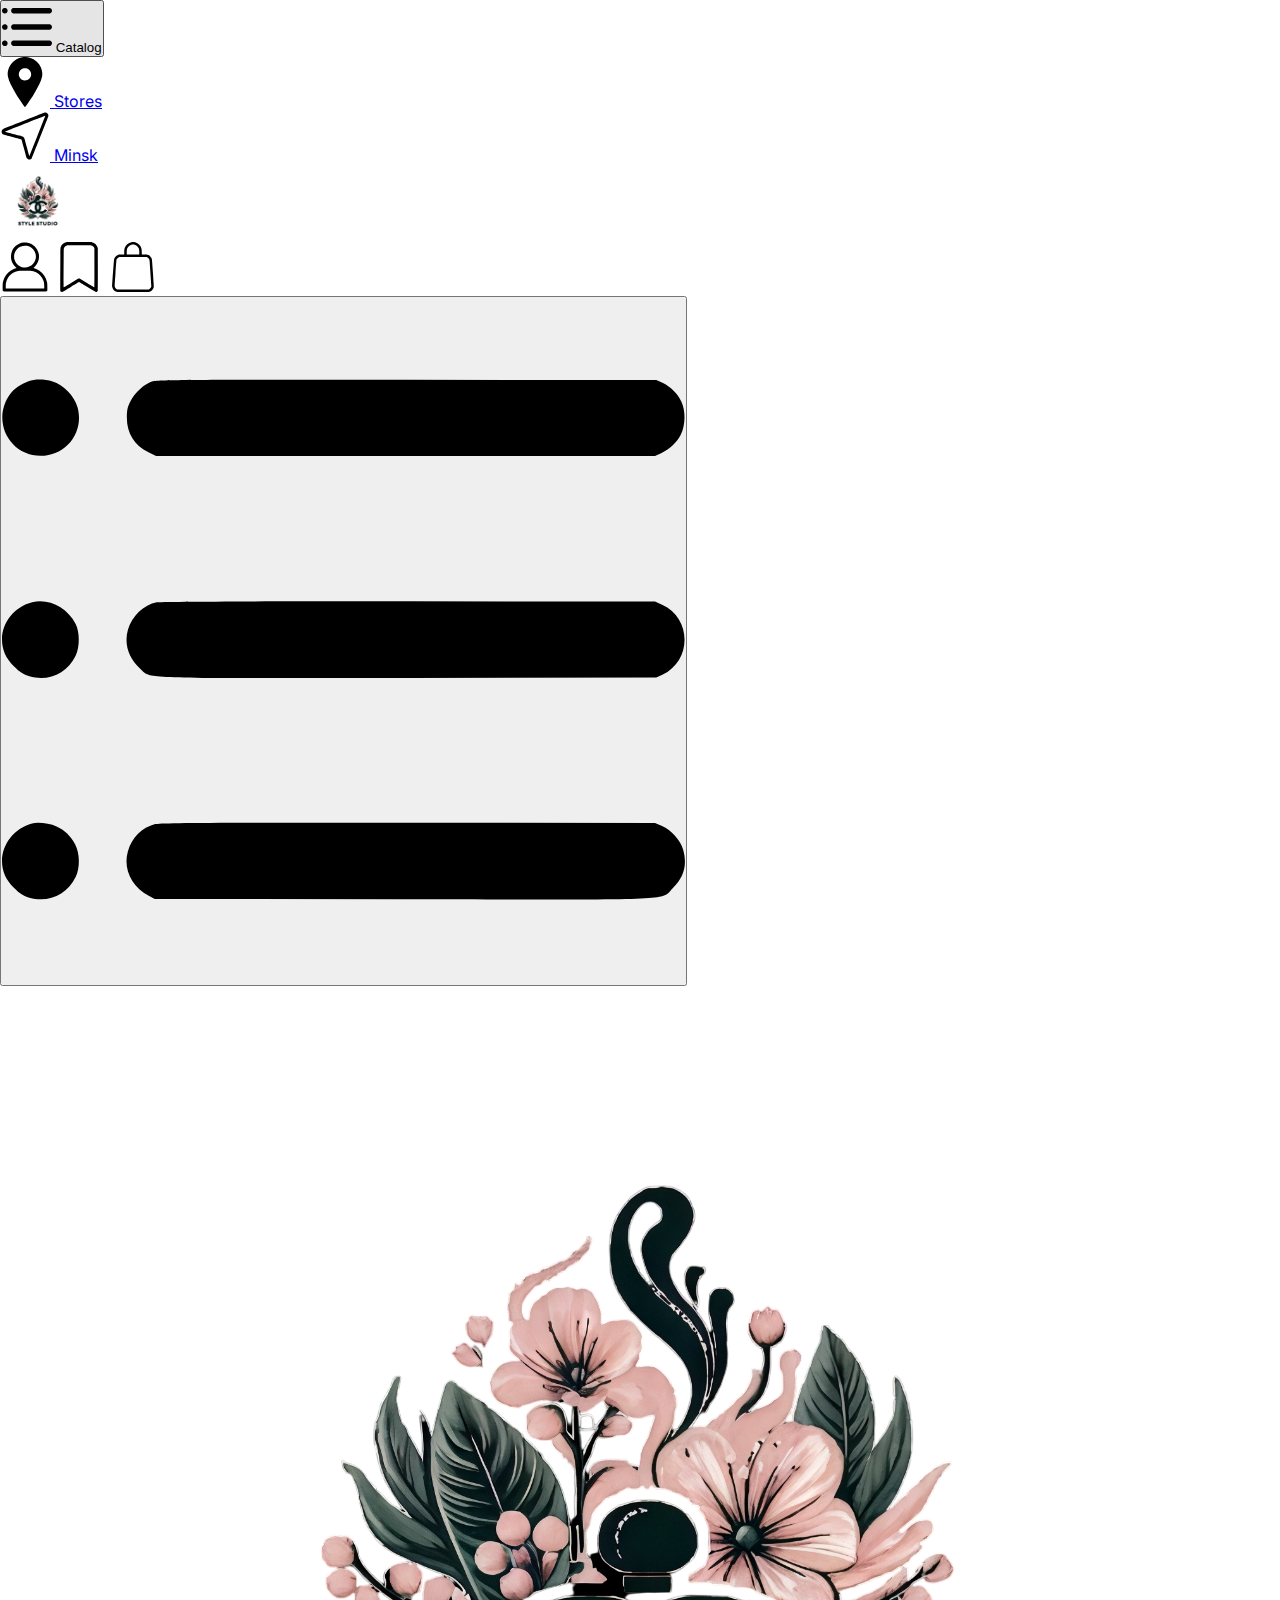
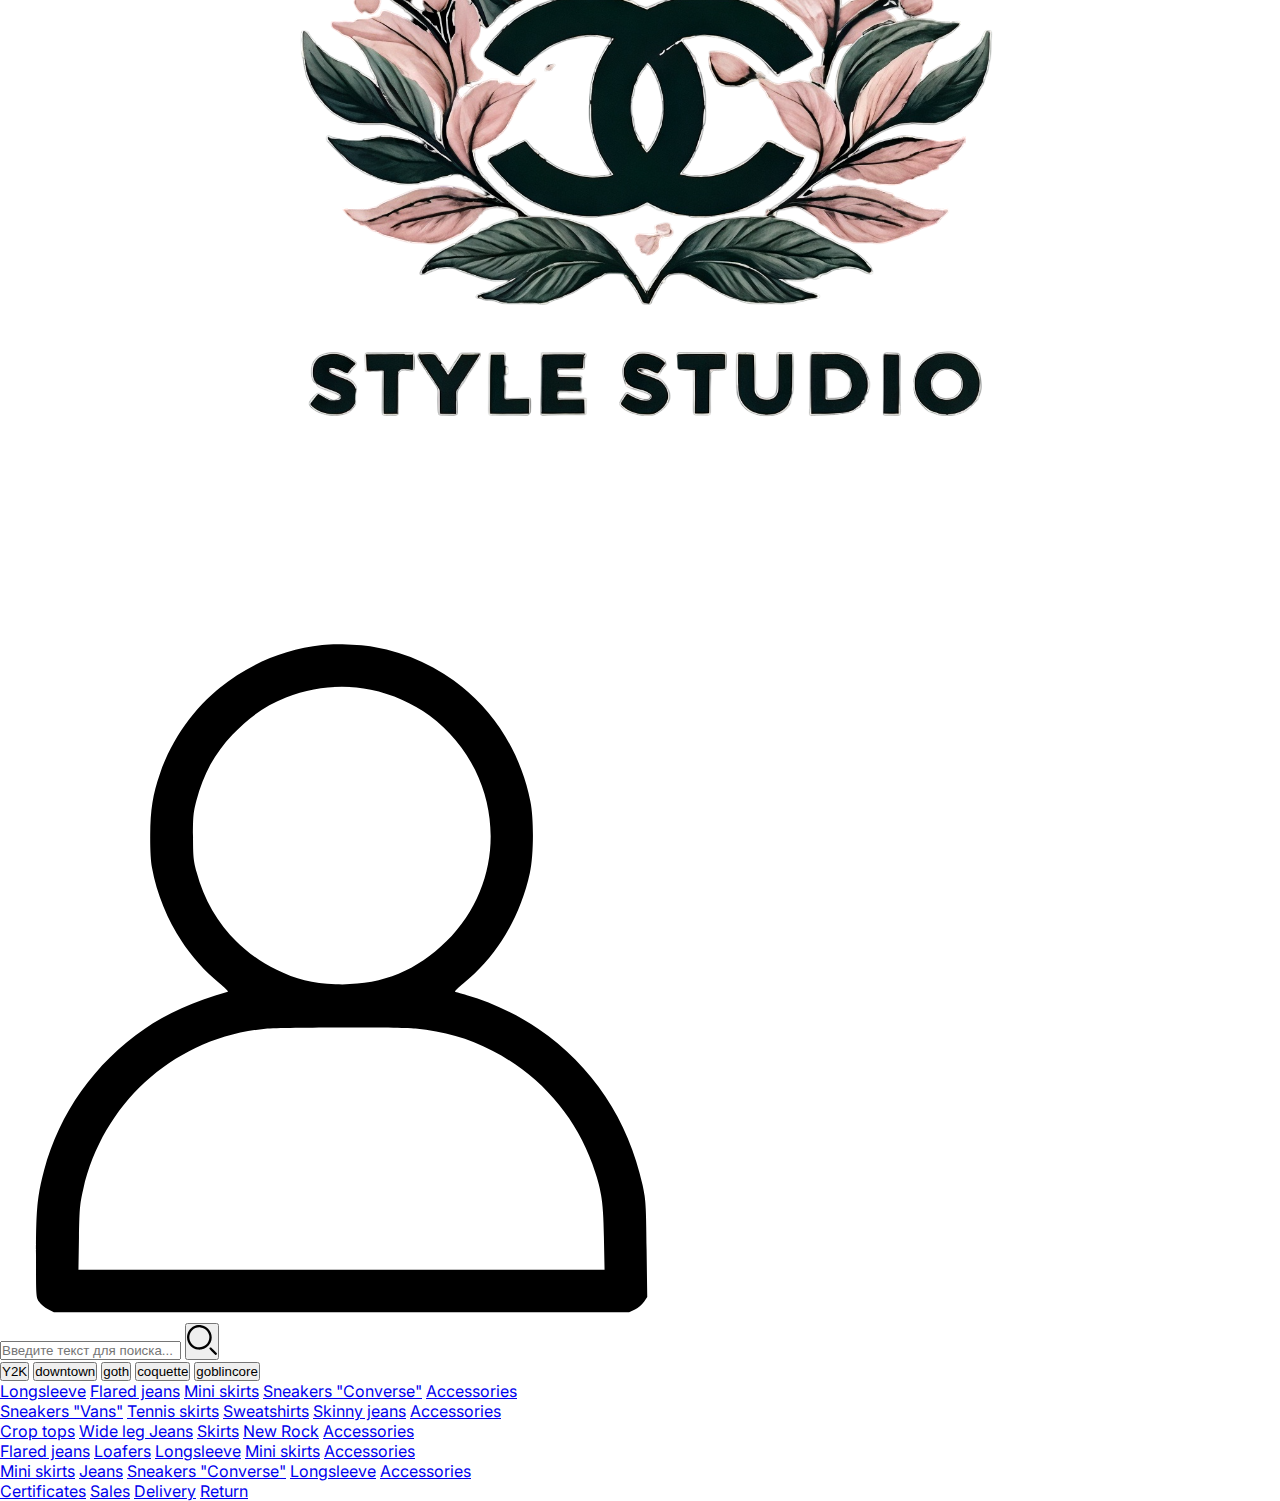
<file: qq.html>
<!DOCTYPE html>
<html lang="en">

<head>
    <meta charset="UTF-8">
    <meta name="viewport" content="width=device-width, initial-scale=1.0">
    <title>Document</title>
    <link rel="stylesheet" href="style.css">
    <link rel="preconnect" href="https://fonts.googleapis.com">
    <link rel="preconnect" href="https://fonts.gstatic.com" crossorigin>
    <link
        href="https://fonts.googleapis.com/css2?family=Inter:ital,opsz,wght@0,14..32,100..900;1,14..32,100..900&family=New+Rocker&display=swap"
        rel="stylesheet">
</head>

<body>
    <header class="first-header">
        <div class="container flex">
            <div>
                <nav class="flex-nav">
                    <div>
                        <button class="a-flex a-text mob-menu">
                            <img src="./images/menu.svg" alt="menu" width="50px" class="header-img">
                            Catalog
                        </button>
                    </div>
                    <div>
                        <a href="#" class="a-flex a-text">
                            <img src="./images/location.svg" alt="GPS" width="50px" class="header-img">
                            Stores
                        </a>
                    </div>
                    <div>
                        <a href="#" class="a-flex a-text">
                            <img src="./images/gps.svg" alt="navigation" width="50px" class="header-img">
                            Minsk
                        </a>
                    </div>
                </nav>
            </div>
            <div>
                <img src="./images/logo.png" alt="logo" width="75px">
            </div>
            <div>
                <nav class="flex-nav">
                    <a href="#"><img src="./images/user.svg" alt="account" width="50px" class="header-img"></a>
                    <a href="#"><img src="./images/favorites.svg" alt="favorites" width="50px" class="header-img"></a>
                    <a href="#"><img src="./images/bag.svg" alt="bag" width="50px" class="header-img"></a>
                </nav>
            </div>
        </div>
        </div>
    </header>
    <header class="second-header">
        <div class="container flex">
            <button class="mob-menu">
                <img src="./images/menu.svg" alt="" class="header-img">
            </button>
            <img src="./images/logo.png" alt="" class="header-img">
            <a href="#"><img src="./images/user.svg" alt="user" class="header-img"></a>
        </div>
    </header>
    <div class="catalog">
        <div class="menu">
            <div class="search-container">
                <input type="text" class="search-input" placeholder="Введите текст для поиска...">
                <button class="search-button"><img src="./images/search.svg" alt="search" width="30px"></button>
            </div>
            <div class="styles">
                <div class="tabs">
                    <button class="tab active" data-category="Y2K">Y2K</button>
                    <button class="tab" data-category="downtown">downtown</button>
                    <button class="tab" data-category="goth">goth</button>
                    <button class="tab" data-category="coquette">coquette</button>
                    <button class="tab" data-category="goblincore">goblincore</button>
                </div>
                <div class="tabs-content">
                    <div class="style hidden active" id="Y2K">
                        <a href="#">Longsleeve</a>
                        <a href="#">Flared jeans</a>
                        <a href="#">Mini skirts</a>
                        <a href="#">Sneakers "Converse"</a>
                        <a href="#">Accessories</a>
                    </div>
                    <div class="style hidden" id="downtown">
                        <a href="#">Sneakers "Vans"</a>
                        <a href="#">Tennis skirts</a>
                        <a href="#">Sweatshirts</a>
                        <a href="#">Skinny jeans</a>
                        <a href="#">Accessories</a>
                    </div>
                    <div class="style hidden" id="goth">
                        <a href="#">Crop tops</a>
                        <a href="#">Wide leg Jeans</a>
                        <a href="#">Skirts</a>
                        <a href="#">New Rock</a>
                        <a href="#">Accessories</a>
                    </div>
                    <div class="style hidden" id="coquette">
                        <a href="#">Flared jeans</a>
                        <a href="#">Loafers</a>
                        <a href="#">Longsleeve</a>
                        <a href="#">Mini skirts</a>
                        <a href="#">Accessories</a>
                    </div>
                    <div class="style hidden" id="goblincore">
                        <a href="#">Mini skirts</a>
                        <a href="#">Jeans</a>
                        <a href="#">Sneakers "Converse"</a>
                        <a href="#">Longsleeve</a>
                        <a href="#">Accessories</a>
                    </div>
                </div>
            </div>
            <div class="additionally">
                <div class="add-wrapper">
                    <a href="#">Certificates</a>
                    <a href="#">Sales</a>
                    <a href="#">Delivery</a>
                    <a href="#">Return</a>
                </div>
            </div>
        </div>
    </div>
        <script src="./app.js"></script>
</body>

</html>
</file>
<file: style.css>
* {
    margin: 0;
    padding: 0;
    box-sizing: border-box;
}

body {
    font-family: "Inter", sans-serif;
}


h1,
h2,
h3,
h4 {
    font-family: "New Rocker", system-ui;
    font-weight: 400;
}

footer h2 {
    margin-bottom: 15px;
}

footer {
    padding-top: 91px;
    padding-bottom: 65px;
}

footer .container {
    max-width: 95%;
    margin: auto;
}

footer .footer-top {
    padding-bottom: 30px;
}

footer .footer-wrapper {
    display: flex;
    flex-wrap: wrap;
    justify-content: space-between;
}


footer .about {
    width: 40%;
}

footer .about p{
    color: black;

}

footer .connection {
    width: 20%;
}

footer .information {
    width: 25%;
}

footer .footer-bottom {
    background-color: black;
    padding-top: 55px;
    padding-bottom: 55px;
}

footer .footer-bottom .footer-wrapper {
    align-items: center;
}

footer .description p {
    color: #fff;

}

footer ul {
    list-style-type: none;

}

footer ul li {
    margin-top: 7px;
}

footer ul li a {
    text-decoration: none;
    color: black;
}

footer .description {
    width: 50%;

}

footer .cards img {
    max-height: 30px;
    max-width: 100%;
}

footer .cards {
    display: flex;
    gap: 25px;

}

@media(max-width: 700px) {
    footer .description {
        width: 100%;
    }

    footer .about {
        width: 100%;
    }

    footer .connection {
        width: 49%;
    }

    footer .information {
        width: 49%;
    }

    footer .cards {
        gap: 15px;
        flex-wrap: wrap;
    }

}
</file>
<file: css/styles.css>
* {
  padding: 0;
  margin: 0;
  box-sizing: border-box;
}

body {
  font-family: "Inter", sans-serif;
}

h1 {
  font-family: "New Rocker", system-ui;
  font-weight: 400;
}

.container {
  max-width: 95%;
  margin-left: auto;
  margin-right: auto;
}

main .goblincore .catalog,
.coquette .catalog,
.downtown .catalog,
.goth .catalog,
.y2k .catalog {
  display: flex;
  gap: 20px;
  justify-content: center;
  margin-bottom: 40px;
  flex-wrap: wrap;
}

main .ct-div {
  width: 250px;
  height: 400px;
  border: 1px black solid;
  border-radius: 20px;
  padding: 15px 10px;
}
@media (max-width: 768px) {
  main .ct-div {
    width: 200px;
    height: 320px;
  }
}
@media (max-width: 375px) {
  main .ct-div {
    width: 250px;
    height: 300px;
  }
}

main .ct-div:hover {
  transform: scale(1.05);
}

main .ct-div{
  transition: 0.3s;
}

main .goblincore .ct-div {
  border-color: #618d5d;
}
main .goblincore .ct-div .ct-b {
  background-color: #def3de;
  border-color: #618d5d;
  color: #618d5d;
}
main .goblincore .ct-div .ct-b:hover {
  background-color: #618d5d;
  border-color: #def3de;
  color: #def3de;
}
main .goblincore .ct-div .ct-h2 {
  color: #33582f;
}
main .goblincore .ct-div .ct-p {
  color: #33582f;
}

main .coquette .ct-div {
  border-color: #cc8787;
}
main .coquette .ct-div .ct-b {
  background-color: #f3deea;
  border-color: #cc8787;
  color: #cc8787;
}
main .coquette .ct-div .ct-b:hover {
  background-color: #cc8787;
  border-color: #f3deea;
  color: #f3deea;
}
main .coquette .ct-div .ct-h2 {
  color: #6e3d5e;
}
main .coquette .ct-div .ct-p {
  color: #6e3d5e;
}

main .downtown .ct-div {
  border-color: #5a5a5a;
}
main .downtown .ct-div .ct-b {
  background-color: #f7f7f7;
  border-color: #5a5a5a;
  color: #5a5a5a;
}
main .downtown .ct-div .ct-b:hover {
  background-color: #5a5a5a;
  border-color: #f7f7f7;
  color: #f7f7f7;
}
main .downtown .ct-div .ct-h2 {
  color: #3a3a3a;
}
main .downtown .ct-div .ct-p {
  color: #3a3a3a;
}

main .goth .ct-div .ct-b {
  background-color: #d1d1d1;
  border-color: #000000;
  color: #000000;
}
main .goth .ct-div .ct-b:hover {
  background-color: #000000;
  border-color: #d1d1d1;
  color: #d1d1d1;
}

main .y2k .ct-div {
  border-color: #705b46;
}
main .y2k .ct-div .ct-b {
  background-color: #e9ddd2;
  border-color: #705b46;
  color: #705b46;
}
main .y2k .ct-div .ct-b:hover {
  background-color: #705b46;
  border-color: #e9ddd2;
  color: #e9ddd2;
}
main .y2k .ct-div .ct-h2 {
  color: #534434;
}
main .y2k .ct-div .ct-p {
  color: #534434;
}

main .ct-img {
  margin-bottom: 20px;
  width: 230px;
  height: 230px;
  border-radius: 20px;
}
@media (max-width: 768px) {
  main .ct-img {
    width: 180px;
    height: 180px;
  }
}
@media (max-width: 375px) {
  main .ct-img {
    width: 150px;
    height: 150px;
    margin-left: 40px;
    margin-right: 40px;
  }
}


main .ct-h2 {
  font-size: 20px;
  margin-bottom: 20px;
}
@media (max-width: 768px) {
  main .ct-h2 {
    margin-bottom: 15px;
  }
}
@media (max-width: 375px) {
  main .ct-h2 {
    margin-bottom: 20px;
  }
}

main .ct-s {
  display: inline;
}
@media (max-width: 768px) {
  main .ct-s {
    display: none;
  }
}
@media (max-width: 375px) {
  main .ct-s {
    display: inline;
  }
}

main .ct-p {
  font-size: 15px;
  margin-bottom: 10px;
}
@media (max-width: 768px) {
  main .ct-p {
    margin-bottom: 5px;
  }
}
@media (max-width: 375px) {
  main .ct-p {
    margin-bottom: 10px;
  }
}

main .ct-b {
  border-style: solid;
  border-width: 1px;
  border-radius: 10px;
  width: 230px;
  padding: 10px;
}
@media (max-width: 768px) {
  main .ct-b {
    width: 180px;
    padding: 5px;
  }
}
@media (max-width: 375px) {
  main .ct-b {
    width: 230px;
    padding: 5px;
  }
}

main .back,
.back2,
.back3,
.back4,
.back5 {
  height: 400px;
  margin-bottom: 40px;
  border-radius: 10px;
  display: flex;
  align-items: center;
  justify-content: center;
}
@media (max-width: 375px) {
  main .back,
  .back2,
  .back3,
  .back4,
  .back5 {
    height: 300px;
  }
}

main .text {
  display: flex;
  flex-direction: column;
  align-items: center;
}

main .g-h1 {
  font-size: 50px;
  margin-bottom: 20px;
}

main .g-a {
  display: flex;
  font-size: 20px;
  text-decoration: none;
  border-radius: 50px;
  padding: 6px 10px;
  background-color: white;
  justify-content: center;
  width: 150px;
}

main .back {
  background-image: url(../images/goblincore.jpg);
  background-size: cover;
}
main .back .g-h1 {
  color: #0f270f;
}
main .back .g-a {
  color: #335533;
}
main .back .g-a:hover {
  color: #fff;
  background-color: #335533;
}

main .back2 {
  background-image: url(../images/coquette.jpg);
  background-size: cover;
}
main .back2 .g-h1 {
  color: #da7878;
}
main .back2 .g-a {
  color: #cc8787;
}
main .back2 .g-a:hover {
  color: #fff;
  background-color: #cc8787;
}

main .back3 {
  background-image: url(../images/downtown.jpg);
  background-size: cover;
}
main .back3 .g-h1 {
  color: #ffffff;
}
main .back3 .g-a {
  color: #363636;
}
main .back3 .g-a:hover {
  color: #fff;
  background-color: #363636;
}
@media (max-width: 768px) {
  main .back3 {
    background-position: right;
  }
}
@media (max-width: 375px) {
  main .back3 {
    background-position: center;
  }
}

main .back4 {
  background-image: url(../images/goths.jpg);
  background-size: cover;
}
main .back4 .g-h1 {
  color: white;
}
main .back4 .g-a {
  color: black;
}
main .back4 .g-a:hover {
  color: #fff;
  background-color: #000000;
}
@media (max-width: 768px) {
  main .back4 {
    background-position: right;
  }
}

main .back5 {
  background-image: url(../images/y2k.jpg);
  background-size: cover;
}
main .back5 .g-h1 {
  color: #ffffff;
}
main .back5 .g-a {
  color: #221f1b;
}
main .back5 .g-a:hover {
  color: #fff;
  background-color: #221f1b;
}/*# sourceMappingURL=styles.css.map */
</file>
<file: dp.css>
* {
    box-sizing: border-box;
    padding: 0;
    margin: 0;
}

body {
    background-color: #ffffff;
    font-family: "Inter", sans-serif;
}

h1,
h2,
h3,
h4 {
    font-family: "New Rocker", system-ui;
}

header {
    padding-top: 10px;
    background-color: #ffffffe5;
    position: fixed;
    top: 0;
    left: 0;
    width: 100%;
}

header .container {
    max-width: 95%;
    margin: auto;
}

header button {
    border: none;
    cursor: pointer;
}

header nav .a-flex {
    display: flex;
    align-items: center;
    gap: 10px;
}

header .flex {
    display: flex;
    justify-content: space-between;
}

header nav .a-text {
    text-decoration: none;
    color: #000000;
    font-size: 20px;
}

header .flex-nav {
    display: flex;
    gap: 20px;
}

header button {
    background-color: rgba(0, 0, 0, 0);
}

header .logo{
    position: absolute;
    top: 0px;
    left: 50%;
    transform: translateX(-50%);
}

.showcase button {
    background-color: rgba(0, 0, 0, 0);
}

.second-header {
    display: none;
}

.showcase .search-container {
    display: flex;
    align-items: center;
    border: 1px solid #ccc;
    border-radius: 5px;
    padding: 5px;
    width: 300px;
}

.showcase .search-input {
    flex: 1;
    border: none;
    outline: none;
    font-size: 16px;
    background-color: #ffffff;
}

.showcase .search-button {
    background-color: transparent;
    border: none;
    cursor: pointer;
    font-size: 18px;
}

.styles .tabs {
    display: flex;
    gap: 10px;
    margin-bottom: 15px;
    padding: 10px;

}

.showcase .styles {
    border-bottom: 2px solid #000000;
    padding: 10px;

 
}


.showcase .add-wrapper {
    display: flex;
    flex-direction: column;
    gap: 5px;
    padding-top: 10px;
}

.showcase .additionally a {
    text-decoration: none;
    color: #000000;
    font-size: 18px;
}
.showcase .additionally {
    padding: 10px;
}

.showcase {
    background-color: #fff;
    position: absolute;
    display: none;
    top: 76px;
}

.showcase .menu {
    display: flex;
    flex-direction: column;
    min-width: 300px;
    border: 1px solid #ccc;
    border-radius: 7px;
}

.showcase .style.active {
    display: flex;
    flex-direction: column;
    gap: 5px;
}

.showcase button {
    text-decoration: none;
    color: #000000;
    font-size: 14px;
}

.showcase .tab {
    border: none;
    cursor: pointer;
    background-color: #ffffff;
}

.showcase .tab.active {
    color: #cfb997;
    font-weight: bold;
}

.showcase .style {
    display: none;
}

.showcase .style a {
    text-decoration: none;
    color: #000000;
    font-size: 20px;
}

@media(max-width: 800px) {

    header .header-img {
        width: 30px;
    }

    .first-header .a-text {
        font-size: 16px;
    }

    .showcase .menu {
        min-width: 300px;
        border: 1px solid #ccc;
        border-radius: 5px;
    }

    .showcase .search-input {
        font-size: 20px;
    }

    .showcase .search-container {
        border: 1px solid #ccc;
        min-width: 300px;
    }

    .showcase .tabs-content .style a {
        font-size: 16px;
    }

    .showcase .styles button {
        font-size: 15px;
    }

    .showcase .additionally a {
        font-size: 14px;
    }
}

@media(min-width: 1920px) {
    .showcase .menu {
        min-width: 400px;
        border: 2px solid #ccc;
        border-radius: 5px;
    }

    .showcase .search-input {
        border: none;
        outline: none;
        font-size: 20px;
        background-color: #ffffff;
    }

    .showcase .search-container {
        border: 2px solid #ccc;
        min-width: 400px;
    }

    .showcase .style a {
        font-size: 28px;
    }

    .showcase .tabs button {
        font-size: 18px;
    }

    .showcase .additionally a {
        font-size: 26px;
    }
}

@media(max-width: 600px) {
    .first-header {
        display: none;
    }

    header button {
        background-color: #ffffff;
    }

    .showcase button {
        background-color: #ffffff;
    }

    .second-header {
        display: block;
        max-width: 100%;
        margin: auto;
    }

    .showcase .menu {
        min-width: 300px;
        border: 1px solid #ccc;
        border-radius: 5px;
    }

    .showcase .search-input {
        font-size: 20px;
        background-color: #ffffff;
    }

    .showcase .search-container {
        border: 1px solid #ccc;
        min-width: 300px;
    }

    .showcase .style a {
        font-size: 14px;
    }

    .showcase .styles button {
        font-size: 14px;
    }

    .showcase .additionally a {
        font-size: 14px;
    }
}

@media(max-width: 425px) {
    .showcase .menu {
        min-width: 1vh;
    }

    .showcase .search-container {
        min-width: 425px;
    }

    .showcase .tabs {
        justify-content: center;
    }

    .showcase .tabs-content {
        display: flex;
        justify-content: center;
    }

    .showcase .tabs-content a {
        font-size: 18px;
        text-align: center;
    }

    .showcase .additionally {
        justify-content: center;
        display: flex;
    }

    .showcase .additionally a {
        font-size: 18px;
        text-align: center;
    }
}

@media(max-width: 890px ) {
    header .header-img{
        width: 30px;

    }

    .first-header{
        display: none;
    }
    .second-header{
        display: block;
    }
}
</file>
